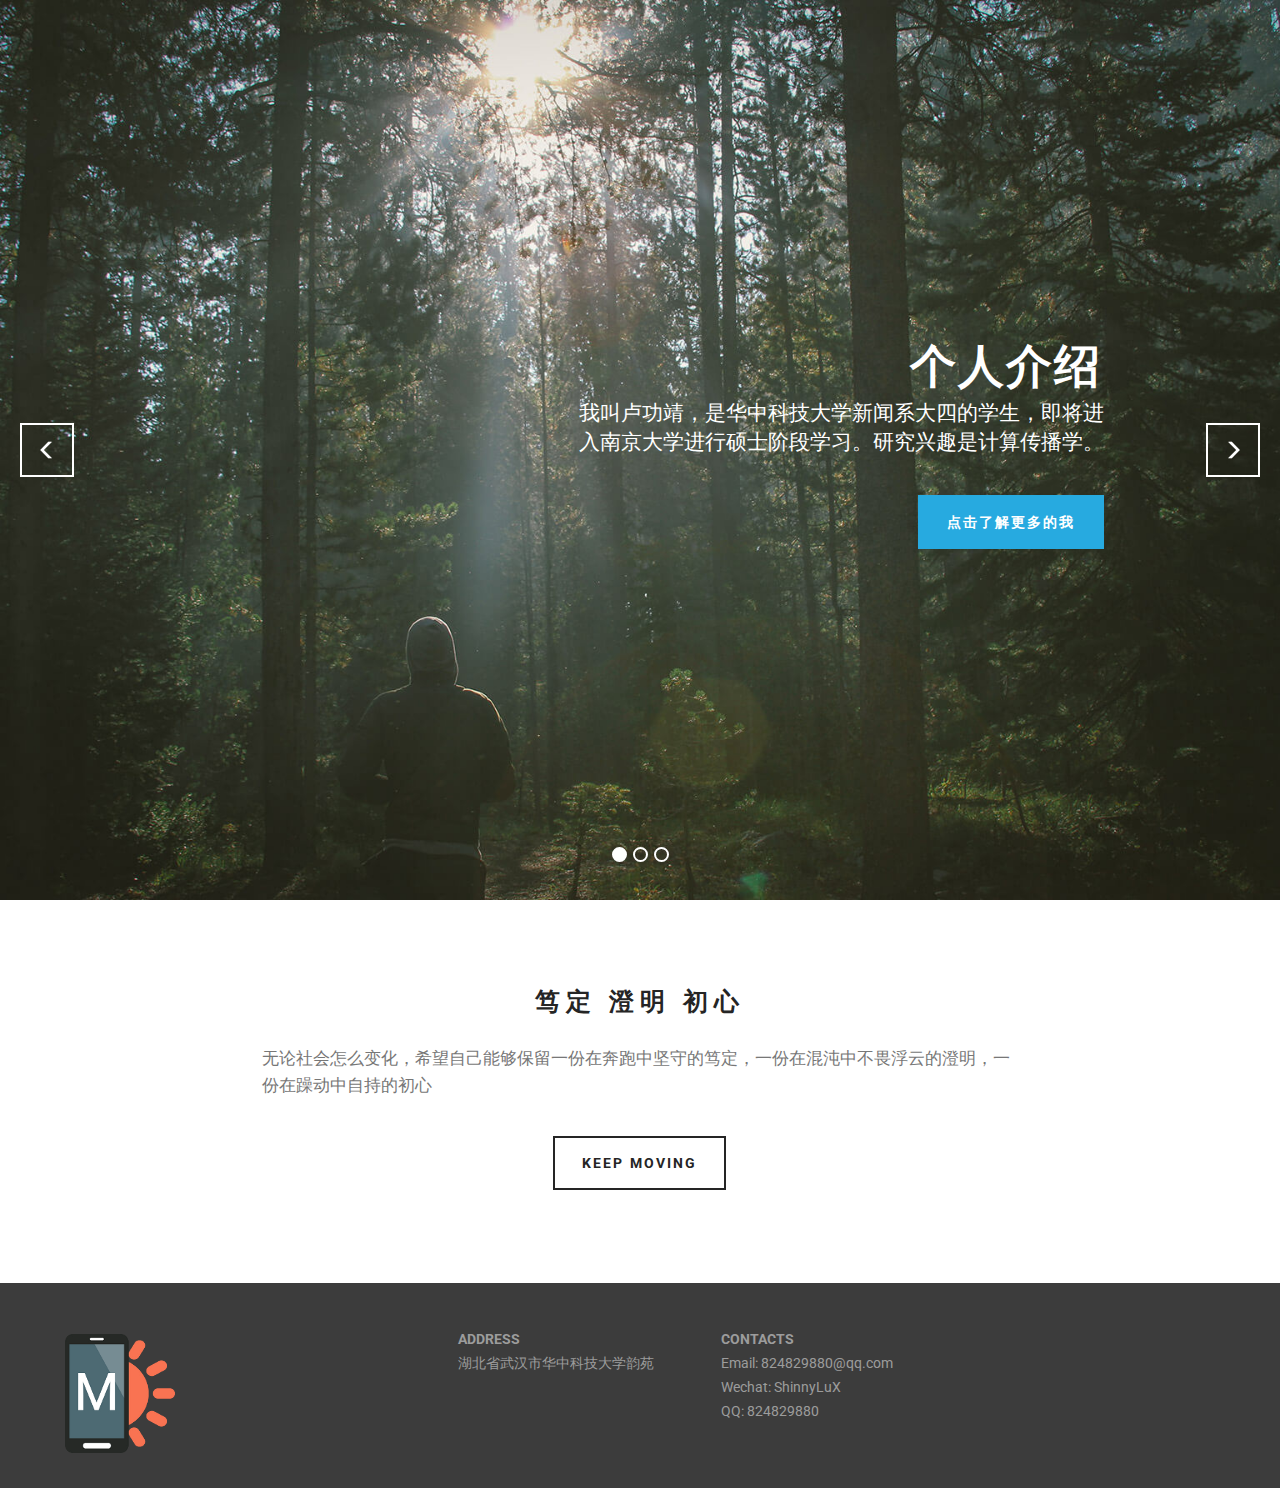
<file: index.html>
<!DOCTYPE html>
<html  >
<head>
  <!-- Site made with Mobirise Website Builder v4.10.4, https://mobirise.com -->
  <meta charset="UTF-8">
  <meta http-equiv="X-UA-Compatible" content="IE=edge">
  <meta name="generator" content="Mobirise v4.10.4, mobirise.com">
  <meta name="viewport" content="width=device-width, initial-scale=1, minimum-scale=1">
  <link rel="shortcut icon" href="assets/images/logo.png" type="image/x-icon">
  <meta name="description" content="">
  
  <title>Home</title>
  <link rel="stylesheet" href="https://fonts.googleapis.com/css?family=Roboto:700,400&subset=cyrillic,latin,greek,vietnamese">
  <link rel="stylesheet" href="assets/bootstrap/css/bootstrap.min.css">
  <link rel="stylesheet" href="assets/mobirise/css/style.css">
  <link rel="stylesheet" href="assets/mobirise-slider/style.css">
  <link rel="stylesheet" href="assets/mobirise/css/mbr-additional.css" type="text/css">
  
  
  
</head>
<body>
  <section class="mbr-slider mbr-section mbr-section--no-padding carousel slide" data-ride="carousel" data-wrap="true" data-interval="5000" id="slider-3" data-rv-view="0" style="background-color: rgb(255, 255, 255);">
    <div class="mbr-section__container">
        <div>
            <ol class="carousel-indicators">
                <li data-app-prevent-settings="" data-target="#slider-3" class="active" data-slide-to="0"></li><li data-app-prevent-settings="" data-target="#slider-3" data-slide-to="1"></li><li data-app-prevent-settings="" data-target="#slider-3" data-slide-to="2"></li>
            </ol>
            <div class="carousel-inner" role="listbox">
                <div class="mbr-box mbr-section mbr-section--relative mbr-section--fixed-size mbr-section--bg-adapted item dark center mbr-section--full-height active" style="background-image: url(assets/images/slide1.jpg);">
                    <div class="mbr-box__magnet mbr-box__magnet--center-right mbr-box__magnet--sm-padding">
                                            
                        <div class=" container">
                            
                            <div class="row">
                                <div class=" col-md-6 col-md-offset-5">  

                                <div class="mbr-hero">
                                    <h1 class="mbr-hero__text">个人介绍</h1>

                                    <p class="mbr-hero__subtext">我叫卢功靖，是华中科技大学新闻系大四的学生，即将进入南京大学进行硕士阶段学习。研究兴趣是计算传播学。</p>
                                </div>
                                <div class="mbr-buttons btn-inverse mbr-buttons--left mbr-buttons--right"><a class="mbr-buttons__btn btn btn-lg btn-info" href="page1.html#header3-n">点击了解更多的我</a>  </div>
                                </div>
                            </div>
                        </div>
                    </div>
                </div><div class="mbr-box mbr-section mbr-section--relative mbr-section--fixed-size mbr-section--bg-adapted item dark center mbr-section--full-height" style="background-image: url(assets/images/slide2.jpg);">
                    <div class="mbr-box__magnet mbr-box__magnet--center-left mbr-box__magnet--sm-padding">
                                            
                        <div class=" container">
                            
                            <div class="row">
                                <div class=" col-md-offset-1 col-md-6">  

                                <div class="mbr-hero">
                                    <h1 class="mbr-hero__text">实践经历</h1>

                                    <p class="mbr-hero__subtext">新闻传播学区别于其他学科的很大一个特点就是注重理论和实践的结合，为了提升自己的新闻业务实践能力，我在校内外都尝试新闻实践。</p>
                                </div>
                                <div class="mbr-buttons btn-inverse mbr-buttons--left"><a class="mbr-buttons__btn btn btn-lg btn-danger" href="page2.html">校外社会实践</a> <a class="mbr-buttons__btn btn btn-lg btn-default" href="page3.html">校内学生工作</a></div>
                                </div>
                            </div>
                        </div>
                    </div>
                </div><div class="mbr-box mbr-section mbr-section--relative mbr-section--fixed-size mbr-section--bg-adapted item dark center mbr-section--full-height" style="background-image: url(assets/images/slide3.jpg);">
                    <div class="mbr-box__magnet mbr-box__magnet--center-center mbr-box__magnet--sm-padding">
                                            
                        <div class=" container">
                            
                            <div class="row">
                                <div class=" col-md-8 col-md-offset-2">  

                                <div class="mbr-hero">
                                    <h1 class="mbr-hero__text">科研尝试</h1>

                                    <p class="mbr-hero__subtext">随着理论学习逐渐深入，阅读文献的范围越来越广，效率也越来越高，我一定程度上跟着老师和其他学术大咖的脚步进行了一些学术思考和科研尝试。</p>
                                </div>
                                <div class="mbr-buttons btn-inverse mbr-buttons--center"><a class="mbr-buttons__btn btn btn-lg btn-info" href="page4.html">学习经历</a> <a class="mbr-buttons__btn btn btn-lg btn-danger" href="page4.html">科研尝试</a> </div>
                                </div>
                            </div>
                        </div>
                    </div>
                </div>
            </div>
            
            <a data-app-prevent-settings="" class="left carousel-control" role="button" data-slide="prev" href="#slider-3">
                <span class="glyphicon glyphicon-menu-left" aria-hidden="true"></span>
                <span class="sr-only">Previous</span>
            </a>
            <a data-app-prevent-settings="" class="right carousel-control" role="button" data-slide="next" href="#slider-3">
                <span class="glyphicon glyphicon-menu-right" aria-hidden="true"></span>
                <span class="sr-only">Next</span>
            </a>
        </div>
    </div>
</section>

<section class="engine"><a href="https://mobirise.info/e">make a site for free</a></section><section class="mbr-section mbr-section--relative mbr-section--fixed-size" id="msg-box3-e" data-rv-view="12" style="background-color: rgb(255, 255, 255);">
    
    <div class="mbr-section__container container mbr-section__container--first" style="padding-top: 93px;">
        <div class="mbr-header mbr-header--wysiwyg row">
            <div class="col-sm-8 col-sm-offset-2">
                <h3 class="mbr-header__text">笃定 澄明 初心</h3>
                
            </div>
        </div>
    </div>
    <div class="mbr-section__container container mbr-section__container--middle">
        <div class="row">
            <div class="mbr-article mbr-article--wysiwyg col-sm-8 col-sm-offset-2"><p>无论社会怎么变化，希望自己能够保留一份在奔跑中坚守的笃定，一份在混沌中不畏浮云的澄明，一份在躁动中自持的初心</p></div>
        </div>
    </div>
    <div class="mbr-section__container container mbr-section__container--last" style="padding-bottom: 93px;">
        <div class="row">
            <div class="col-sm-8 col-sm-offset-2">
                <div class="mbr-buttons mbr-buttons--center"><a class="mbr-buttons__btn btn btn-lg btn-default" href="https://mobirise.com">KEEP MOVING</a></div>
            </div>
        </div>
    </div>
</section>

<section class="mbr-section mbr-section--relative mbr-section--fixed-size" id="contacts1-g" data-rv-view="15" style="background-color: rgb(60, 60, 60);">
    
    <div class="mbr-section__container container">
        <div class="mbr-contacts mbr-contacts--wysiwyg row" style="padding-top: 45px; padding-bottom: 30px;">
            <div class="col-sm-4">
                <div><img src="assets/images/footer-logo.png" class="mbr-contacts__img mbr-contacts__img--left"></div>
            </div>
            <div class="col-sm-8">
                <div class="row">
                    <div class="col-sm-4">
                        <p class="mbr-contacts__text"><strong>ADDRESS</strong><br>湖北省武汉市华中科技大学韵苑<br><br></p>
                    </div>
                    <div class="col-sm-4">
                        <p class="mbr-contacts__text"><strong>CONTACTS</strong><br>
Email: 824829880@qq.com<br>Wechat: ShinnyLuX&nbsp;<br>QQ: 824829880</p>
                    </div>
                    <div class="col-sm-4"><ul class="mbr-contacts__list"></ul></div>
                </div>
            </div>
        </div>
    </div>
</section>


  <script src="assets/web/assets/jquery/jquery.min.js"></script>
  <script src="assets/bootstrap/js/bootstrap.min.js"></script>
  <script src="assets/smooth-scroll/smooth-scroll.js"></script>
  <script src="assets/bootstrap-carousel-swipe/bootstrap-carousel-swipe.js"></script>
  <script src="assets/mobirise/js/script.js"></script>
  
  
</body>
</html>
</file>
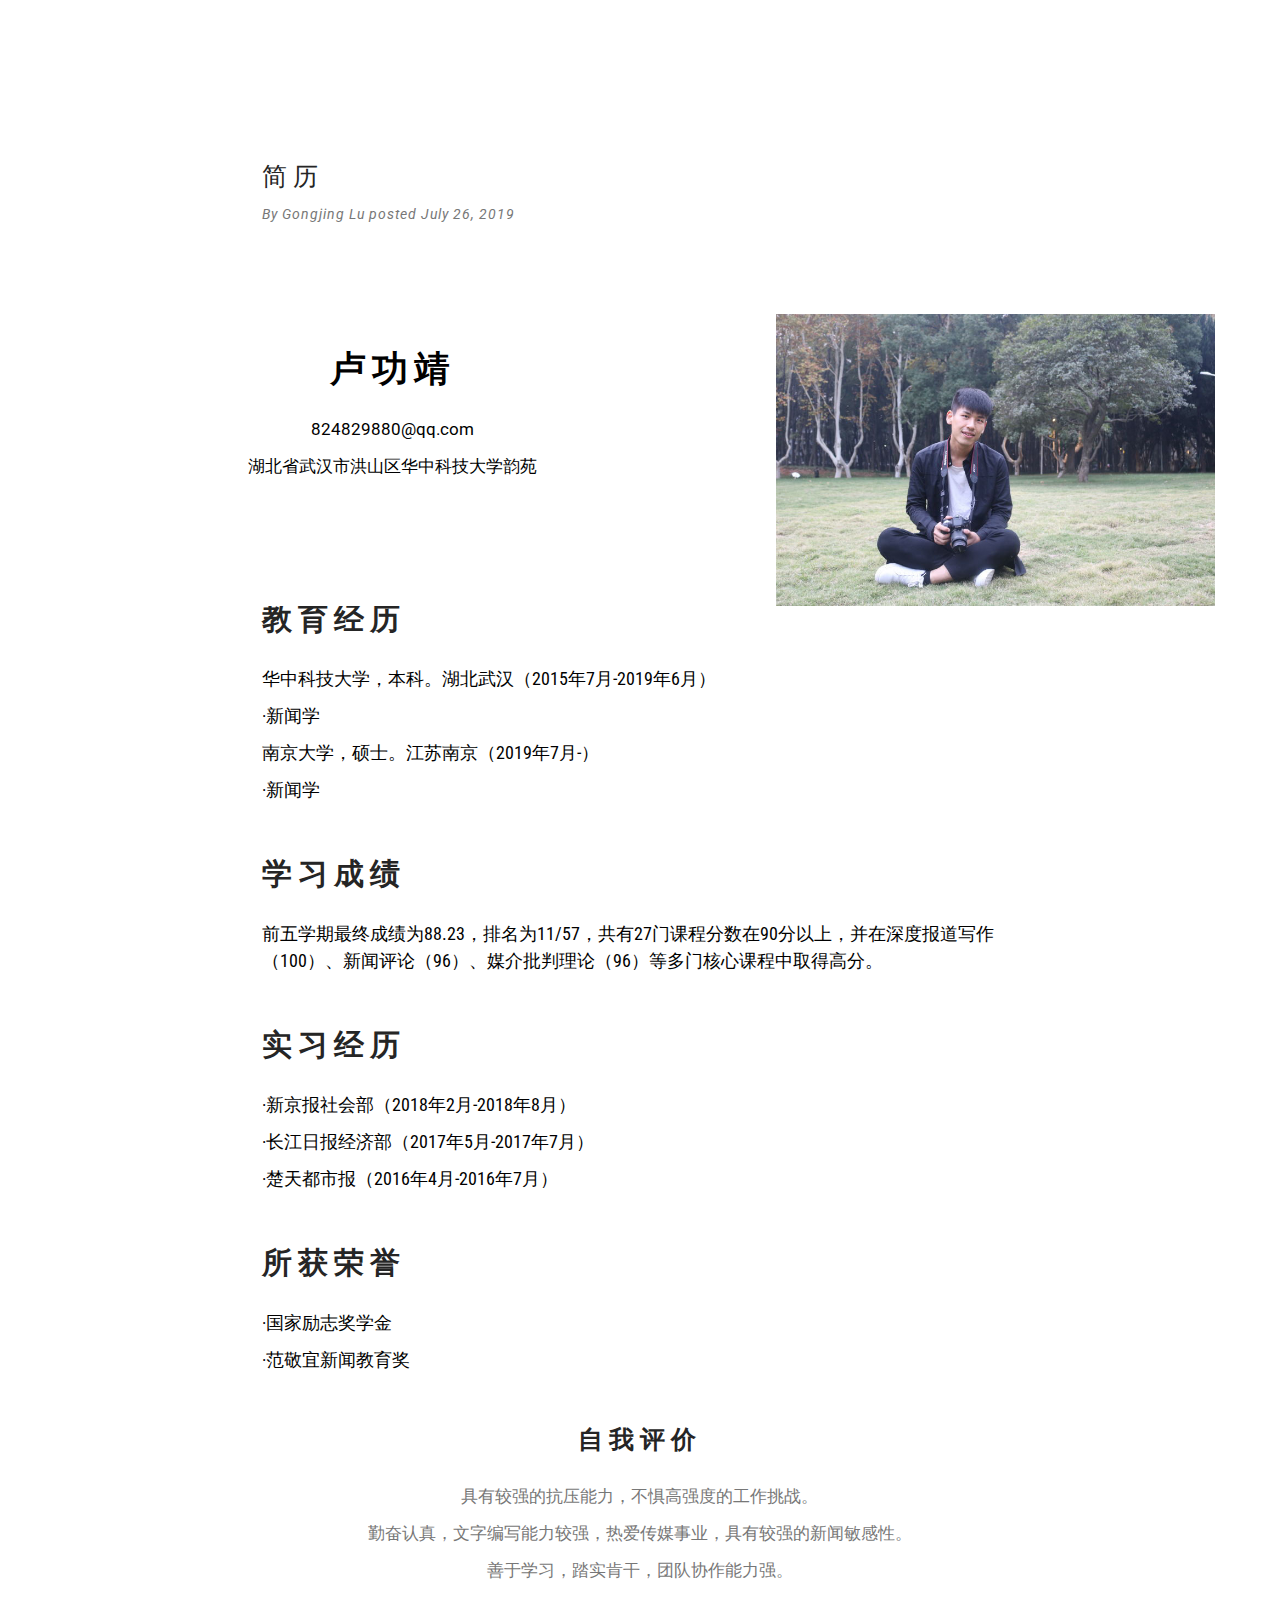
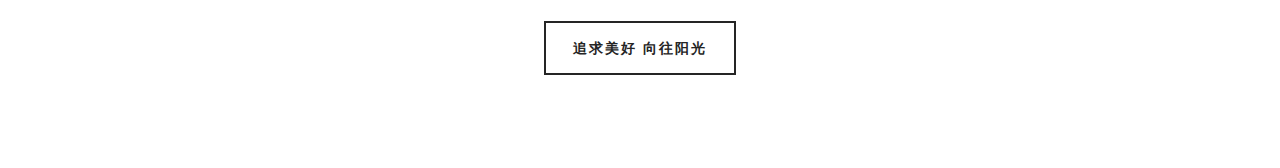
<file: page1.html>
<!DOCTYPE html>
<html  >
<head>
  <!-- Site made with Mobirise Website Builder v4.10.4, https://mobirise.com -->
  <meta charset="UTF-8">
  <meta http-equiv="X-UA-Compatible" content="IE=edge">
  <meta name="generator" content="Mobirise v4.10.4, mobirise.com">
  <meta name="viewport" content="width=device-width, initial-scale=1, minimum-scale=1">
  <link rel="shortcut icon" href="assets/images/logo.png" type="image/x-icon">
  <meta name="description" content="Site Builder Description">
  
  <title>Page 1</title>
  <link rel="stylesheet" href="https://fonts.googleapis.com/css?family=Roboto:700,400&subset=cyrillic,latin,greek,vietnamese">
  <link rel="stylesheet" href="assets/bootstrap/css/bootstrap.min.css">
  <link rel="stylesheet" href="assets/mobirise/css/style.css">
  <link rel="stylesheet" href="assets/mobirise/css/mbr-additional.css" type="text/css">
  
  
  
</head>
<body>
  <section class="mbr-section" id="header3-n" data-rv-view="21">
    <div class="mbr-section__container container mbr-section__container--isolated">
        <div class="mbr-header mbr-header--wysiwyg row">
            <div class="col-sm-8 col-sm-offset-2">
                <h3 class="mbr-header__text"><span style="font-weight: normal;"><br><br>简历</span></h3>
                <p class="mbr-header__subtext">By Gongjing Lu posted July 26, 2019</p>
            </div>
        </div>
    </div>
</section>

<section class="engine"><a href="https://mobirise.info/n">free simple site templates</a></section><section class="mbr-section mbr-section--relative" id="msg-box5-1x" data-rv-view="72" style="background-color: rgb(255, 255, 255);">
    
    <div class="mbr-section__container mbr-section__container--isolated container" style="padding-top: 0px; padding-bottom: 0px;">
        <div class="row">
            <div class="mbr-box mbr-box--fixed mbr-box--adapted">
                
                <div class="mbr-box__magnet mbr-class-mbr-box__magnet--center-left col-sm-6 content-size mbr-section__left">
                    <div class="mbr-section__container mbr-section__container--middle">
                        <div class="mbr-header mbr-header--auto-align mbr-header--wysiwyg">
                            <h3 class="mbr-header__text">卢功靖</h3>
                            
                        </div>
                    </div>
                    <div class="mbr-section__container mbr-section__container--middle">
                        <div class="mbr-article mbr-article--auto-align mbr-article--wysiwyg"><p>824829880@qq.com</p><p>湖北省武汉市洪山区华中科技大学韵苑</p></div>
                    </div>
                    <div class="mbr-section__container">
                        <div class="mbr-buttons mbr-buttons--auto-align btn-inverse"><a class="mbr-buttons__btn btn btn-lg btn-default" href="https://mobirise.com">LEARN MORE</a></div>
                    </div>
                </div>
                <div class="mbr-box__magnet mbr-box__magnet--top-left mbr-section__right col-sm-6 image-size" style="width: 33%;">
                    <figure class="mbr-figure mbr-figure--adapted mbr-figure--caption-inside-bottom mbr-figure--full-width"><img src="assets/images/mmexport1545433313139-1-800x533.jpg" class="mbr-figure__img"></figure>
                </div>
            </div>
        </div>
    </div>
</section>

<section class="mbr-section mbr-section--relative mbr-section--fixed-size" id="msg-box3-z" data-rv-view="25" style="background-color: rgb(255, 255, 255);">
    
    <div class="mbr-section__container container mbr-section__container--first" style="padding-top: 0px;">
        <div class="mbr-header mbr-header--wysiwyg row">
            <div class="col-sm-8 col-sm-offset-2">
                <h3 class="mbr-header__text">教育经历</h3>
                
            </div>
        </div>
    </div>
    <div class="mbr-section__container container mbr-section__container--last" style="padding-bottom: 31px;">
        <div class="row">
            <div class="mbr-article mbr-article--wysiwyg col-sm-8 col-sm-offset-2"><p>华中科技大学，本科。湖北武汉（2015年7月-2019年6月）
</p><p>·新闻学
</p><p>南京大学，硕士。江苏南京（2019年7月-）
</p><p>·新闻学</p></div>
        </div>
    </div>
    
</section>

<section class="mbr-section mbr-section--relative mbr-section--fixed-size" id="msg-box3-v" data-rv-view="28" style="background-color: rgb(255, 255, 255);">
    
    <div class="mbr-section__container container mbr-section__container--first" style="padding-top: 31px;">
        <div class="mbr-header mbr-header--wysiwyg row">
            <div class="col-sm-8 col-sm-offset-2">
                <h3 class="mbr-header__text">学习成绩</h3>
                
            </div>
        </div>
    </div>
    <div class="mbr-section__container container mbr-section__container--last" style="padding-bottom: 31px;">
        <div class="row">
            <div class="mbr-article mbr-article--wysiwyg col-sm-8 col-sm-offset-2"><p>前五学期最终成绩为88.23，排名为11/57，共有27门课程分数在90分以上，并在深度报道写作（100）、新闻评论（96）、媒介批判理论（96）等多门核心课程中取得高分。</p></div>
        </div>
    </div>
    
</section>

<section class="mbr-section mbr-section--relative mbr-section--fixed-size" id="msg-box3-10" data-rv-view="31" style="background-color: rgb(255, 255, 255);">
    
    <div class="mbr-section__container container mbr-section__container--first" style="padding-top: 31px;">
        <div class="mbr-header mbr-header--wysiwyg row">
            <div class="col-sm-8 col-sm-offset-2">
                <h3 class="mbr-header__text">实习经历</h3>
                
            </div>
        </div>
    </div>
    <div class="mbr-section__container container mbr-section__container--last" style="padding-bottom: 31px;">
        <div class="row">
            <div class="mbr-article mbr-article--wysiwyg col-sm-8 col-sm-offset-2"><p>·新京报社会部（2018年2月-2018年8月）</p><p>·长江日报经济部（2017年5月-2017年7月）</p><p>·楚天都市报（2016年4月-2016年7月）</p></div>
        </div>
    </div>
    
</section>

<section class="mbr-section mbr-section--relative mbr-section--fixed-size" id="msg-box3-1y" data-rv-view="75" style="background-color: rgb(255, 255, 255);">
    
    <div class="mbr-section__container container mbr-section__container--first" style="padding-top: 31px;">
        <div class="mbr-header mbr-header--wysiwyg row">
            <div class="col-sm-8 col-sm-offset-2">
                <h3 class="mbr-header__text">所获荣誉</h3>
                
            </div>
        </div>
    </div>
    <div class="mbr-section__container container mbr-section__container--last" style="padding-bottom: 0px;">
        <div class="row">
            <div class="mbr-article mbr-article--wysiwyg col-sm-8 col-sm-offset-2"><p>·国家励志奖学金</p><p>·范敬宜新闻教育奖</p></div>
        </div>
    </div>
    
</section>

<section class="mbr-section mbr-section--relative mbr-section--fixed-size" id="msg-box3-13" data-rv-view="34" style="background-color: rgb(255, 255, 255);">
    
    <div class="mbr-section__container container mbr-section__container--first" style="padding-top: 62px;">
        <div class="mbr-header mbr-header--wysiwyg row">
            <div class="col-sm-8 col-sm-offset-2">
                <h3 class="mbr-header__text">自我评价</h3>
                
            </div>
        </div>
    </div>
    <div class="mbr-section__container container mbr-section__container--middle">
        <div class="row">
            <div class="mbr-article mbr-article--wysiwyg col-sm-8 col-sm-offset-2"><p>具有较强的抗压能力，不惧高强度的工作挑战。</p><p>勤奋认真，文字编写能力较强，热爱传媒事业，具有较强的新闻敏感性。
</p><p>善于学习，踏实肯干，团队协作能力强。
</p></div>
        </div>
    </div>
    <div class="mbr-section__container container mbr-section__container--last" style="padding-bottom: 93px;">
        <div class="row">
            <div class="col-sm-8 col-sm-offset-2">
                <div class="mbr-buttons mbr-buttons--center"><a class="mbr-buttons__btn btn btn-lg btn-default" href="https://mobirise.com">追求美好 向往阳光</a></div>
            </div>
        </div>
    </div>
</section>


  <script src="assets/web/assets/jquery/jquery.min.js"></script>
  <script src="assets/bootstrap/js/bootstrap.min.js"></script>
  <script src="assets/smooth-scroll/smooth-scroll.js"></script>
  <script src="assets/mobirise/js/script.js"></script>
  
  
</body>
</html>
</file>
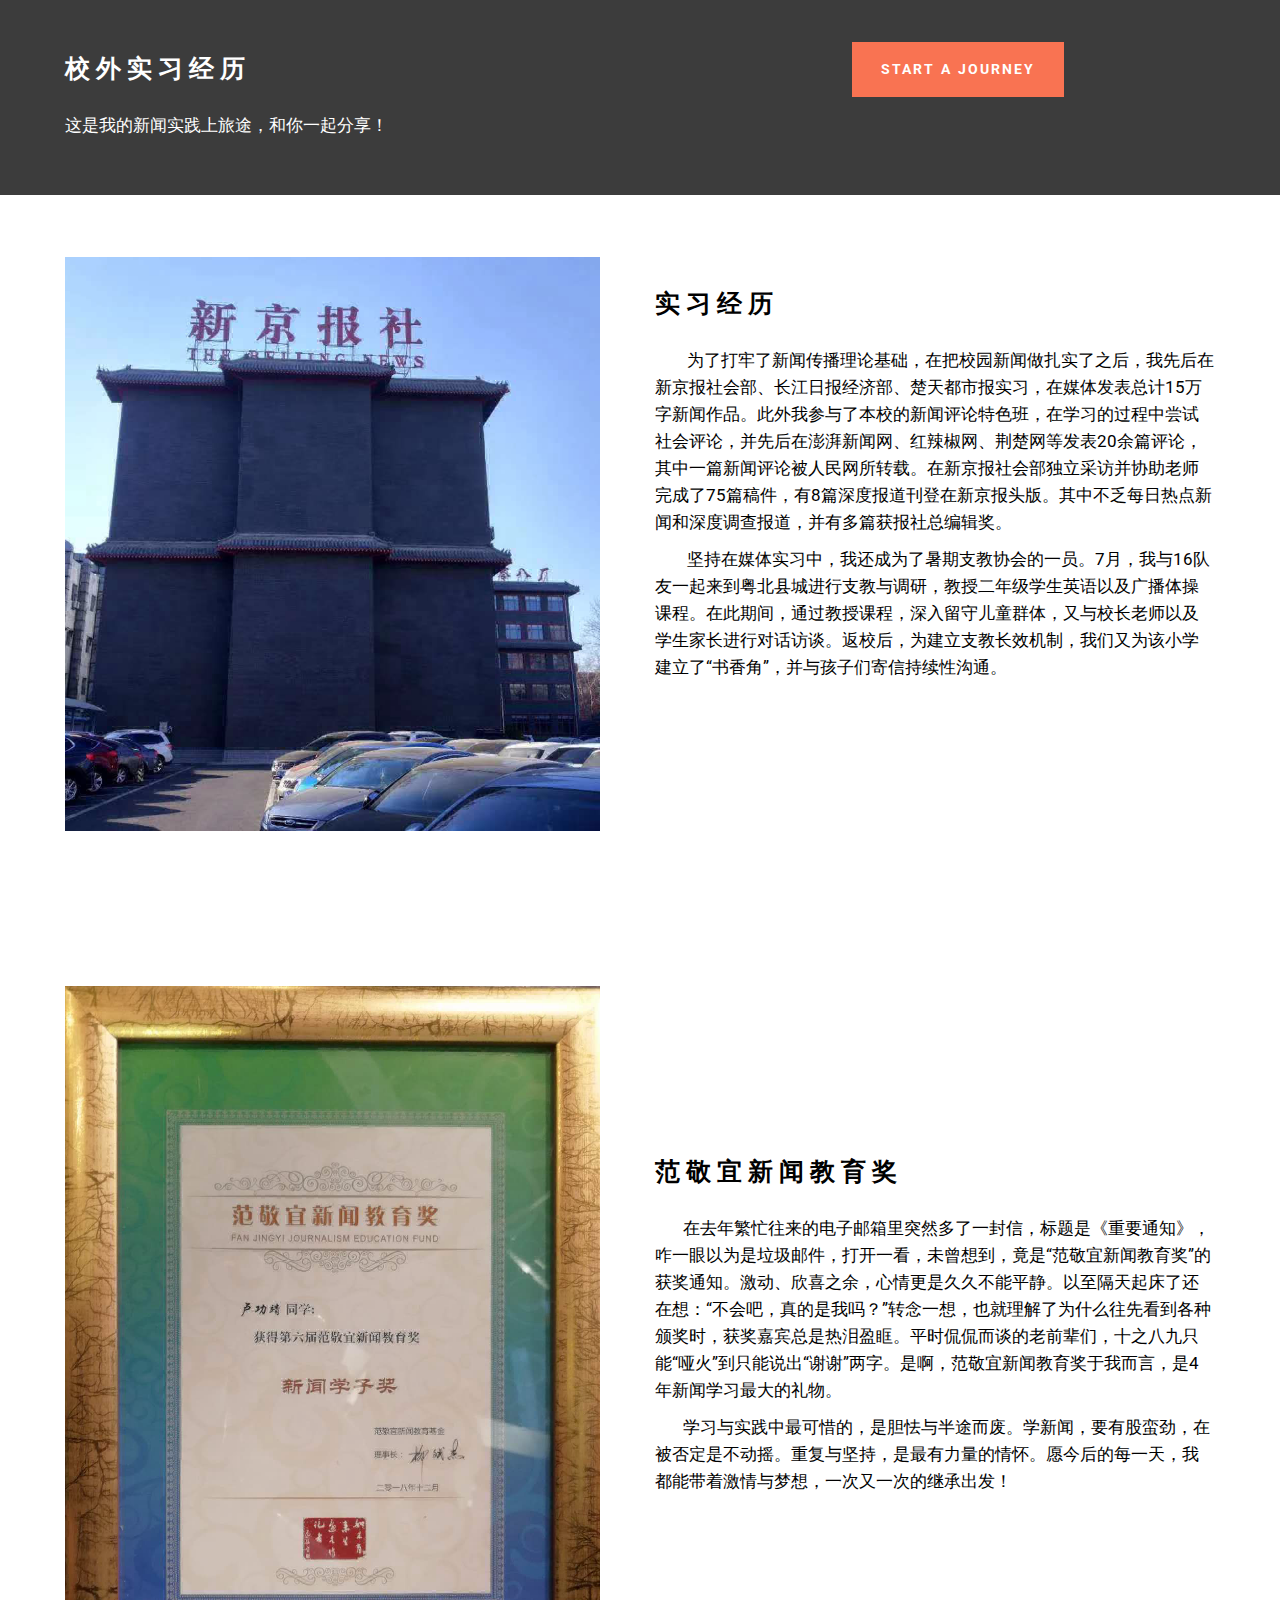
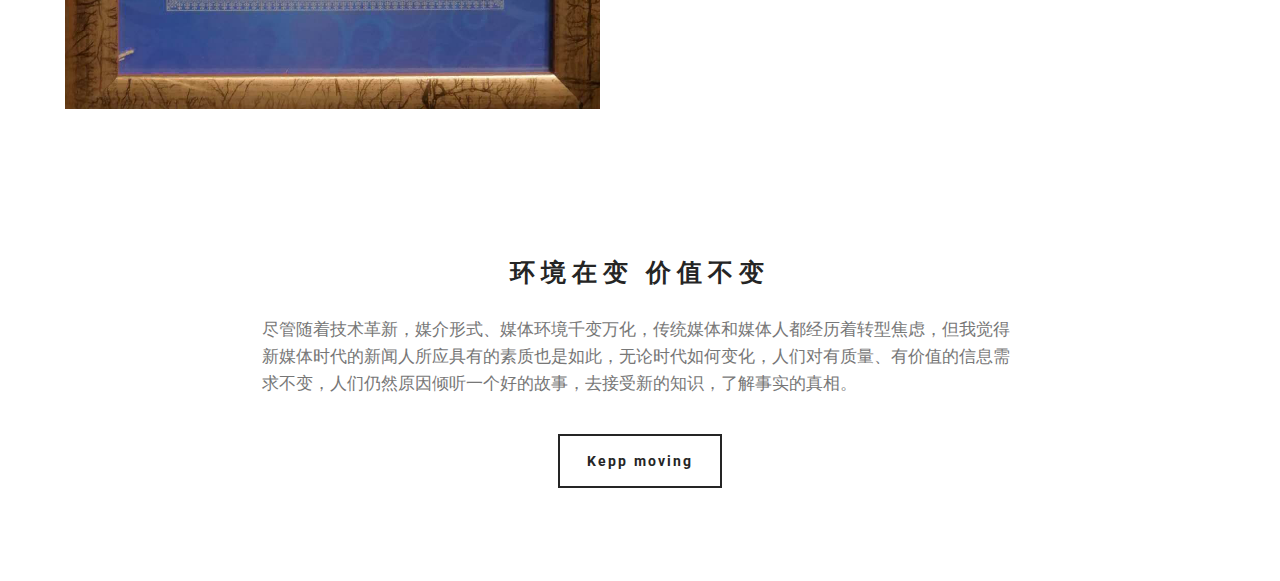
<file: page2.html>
<!DOCTYPE html>
<html  >
<head>
  <!-- Site made with Mobirise Website Builder v4.10.4, https://mobirise.com -->
  <meta charset="UTF-8">
  <meta http-equiv="X-UA-Compatible" content="IE=edge">
  <meta name="generator" content="Mobirise v4.10.4, mobirise.com">
  <meta name="viewport" content="width=device-width, initial-scale=1, minimum-scale=1">
  <link rel="shortcut icon" href="assets/images/logo.png" type="image/x-icon">
  <meta name="description" content="Website Creator Description">
  
  <title>校外实践</title>
  <link rel="stylesheet" href="https://fonts.googleapis.com/css?family=Roboto:700,400&subset=cyrillic,latin,greek,vietnamese">
  <link rel="stylesheet" href="assets/bootstrap/css/bootstrap.min.css">
  <link rel="stylesheet" href="assets/mobirise/css/style.css">
  <link rel="stylesheet" href="assets/mobirise/css/mbr-additional.css" type="text/css">
  
  
  
</head>
<body>
  <section class="mbr-section mbr-section--relative mbr-section--short-paddings" id="msg-box1-1f" data-rv-view="78" style="background-color: rgb(60, 60, 60);">

    

    <div class="mbr-section__container mbr-section__container--isolated container" style="padding-top: 60px; padding-bottom: 60px;">
        <div class="row">
            <div class="mbr-box mbr-box--fixed mbr-box--adapted">
                <div class="mbr-box__magnet mbr-box__magnet--top-left mbr-section__left col-sm-8">
                    <div class="mbr-section__container mbr-section__container--middle">
                        <div class="mbr-header mbr-header--auto-align mbr-header--wysiwyg">
                            <h3 class="mbr-header__text">校外实习经历</h3>
                        </div>
                    </div>
                    <div class="mbr-section__container">
                        <div class="mbr-article mbr-article--auto-align mbr-article--wysiwyg"><p>这是我的新闻实践上旅途，和你一起分享！</p></div>
                    </div>
                </div>
                <div class="mbr-box__magnet mbr-box__magnet--top-left mbr-section__right col-sm-4">
                    <div class="mbr-section__container">
                        <div class="mbr-buttons mbr-buttons--auto-align mbr-buttons--top mbr-buttons--left"><a class="mbr-buttons__btn btn btn-lg btn-danger" href="https://mobirise.com">START A JOURNEY</a></div>
                    </div>
                </div>
            </div>
        </div>
    </div>

</section>

<section class="engine"><a href="https://mobirise.info/f">simple web maker</a></section><section class="mbr-section mbr-section--relative" id="msg-box4-18" data-rv-view="81" style="background-color: rgb(255, 255, 255);">
    
    <div class="mbr-section__container mbr-section__container--isolated container" style="padding-top: 62px; padding-bottom: 62px;">
        <div class="row">
            <div class="mbr-box mbr-box--fixed mbr-box--adapted">
                <div class="mbr-box__magnet mbr-box__magnet--top-right mbr-section__left col-sm-6 image-size" style="width: 50%;">
                    <figure class="mbr-figure mbr-figure--adapted mbr-figure--caption-inside-bottom mbr-figure--full-width"><img src="assets/images/731661753790035626-2-1080x1440.jpg" class="mbr-figure__img"></figure>
                </div>
                <div class="mbr-box__magnet mbr-class-mbr-box__magnet--center-left col-sm-6 content-size mbr-section__right">
                    <div class="mbr-section__container mbr-section__container--middle">
                        <div class="mbr-header mbr-header--auto-align mbr-header--wysiwyg">
                            <h3 class="mbr-header__text">实习经历</h3>
                            
                        </div>
                    </div>
                    <div class="mbr-section__container mbr-section__container--middle">
                        <div class="mbr-article mbr-article--auto-align mbr-article--wysiwyg"><p>&nbsp; &nbsp; &nbsp; &nbsp; 为了打牢了新闻传播理论基础，在把校园新闻做扎实了之后，我先后在新京报社会部、长江日报经济部、楚天都市报实习，在媒体发表总计15万字新闻作品。此外我参与了本校的新闻评论特色班，在学习的过程中尝试社会评论，并先后在澎湃新闻网、红辣椒网、荆楚网等发表20余篇评论，其中一篇新闻评论被人民网所转载。在新京报社会部独立采访并协助老师完成了75篇稿件，有8篇深度报道刊登在新京报头版。其中不乏每日热点新闻和深度调查报道，并有多篇获报社总编辑奖。</p><p>&nbsp; &nbsp; &nbsp; &nbsp; 坚持在媒体实习中，我还成为了暑期支教协会的一员。7月，我与16队友一起来到粤北县城进行支教与调研，教授二年级学生英语以及广播体操课程。在此期间，通过教授课程，深入留守儿童群体，又与校长老师以及学生家长进行对话访谈。返校后，为建立支教长效机制，我们又为该小学建立了“书香角”，并与孩子们寄信持续性沟通。</p><p><br></p><p><br></p></div>
                    </div>
                    
                </div>
                
            </div>
        </div>
    </div>
</section>

<section class="mbr-section mbr-section--relative" id="msg-box4-1e" data-rv-view="84" style="background-color: rgb(255, 255, 255);">
    
    <div class="mbr-section__container mbr-section__container--isolated container" style="padding-top: 93px; padding-bottom: 93px;">
        <div class="row">
            <div class="mbr-box mbr-box--fixed mbr-box--adapted">
                <div class="mbr-box__magnet mbr-box__magnet--top-right mbr-section__left col-sm-6 image-size" style="width: 50%;">
                    <figure class="mbr-figure mbr-figure--adapted mbr-figure--caption-inside-bottom mbr-figure--full-width"><img src="assets/images/616323815870325091-1-1080x1440.jpg" class="mbr-figure__img"></figure>
                </div>
                <div class="mbr-box__magnet mbr-class-mbr-box__magnet--center-left col-sm-6 content-size mbr-section__right">
                    <div class="mbr-section__container mbr-section__container--middle">
                        <div class="mbr-header mbr-header--auto-align mbr-header--wysiwyg">
                            <h3 class="mbr-header__text">范敬宜新闻教育奖</h3>
                            
                        </div>
                    </div>
                    <div class="mbr-section__container mbr-section__container--middle">
                        <div class="mbr-article mbr-article--auto-align mbr-article--wysiwyg"><p>&nbsp; &nbsp; &nbsp; &nbsp;在去年繁忙往来的电子邮箱里突然多了一封信，标题是《重要通知》，咋一眼以为是垃圾邮件，打开一看，未曾想到，竟是“范敬宜新闻教育奖”的获奖通知。激动、欣喜之余，心情更是久久不能平静。以至隔天起床了还在想：“不会吧，真的是我吗？”转念一想，也就理解了为什么往先看到各种颁奖时，获奖嘉宾总是热泪盈眶。平时侃侃而谈的老前辈们，十之八九只能“哑火”到只能说出“谢谢”两字。是啊，范敬宜新闻教育奖于我而言，是4年新闻学习最大的礼物。</p><p>&nbsp; &nbsp; &nbsp; &nbsp;学习与实践中最可惜的，是胆怯与半途而废。学新闻，要有股蛮劲，在被否定是不动摇。重复与坚持，是最有力量的情怀。愿今后的每一天，我都能带着激情与梦想，一次又一次的继承出发！</p></div>
                    </div>
                    
                </div>
                
            </div>
        </div>
    </div>
</section>

<section class="mbr-section mbr-section--relative mbr-section--fixed-size" id="msg-box3-1b" data-rv-view="87" style="background-color: rgb(255, 255, 255);">
    
    <div class="mbr-section__container container mbr-section__container--first" style="padding-top: 62px;">
        <div class="mbr-header mbr-header--wysiwyg row">
            <div class="col-sm-8 col-sm-offset-2">
                <h3 class="mbr-header__text">环境在变 价值不变</h3>
                
            </div>
        </div>
    </div>
    <div class="mbr-section__container container mbr-section__container--middle">
        <div class="row">
            <div class="mbr-article mbr-article--wysiwyg col-sm-8 col-sm-offset-2"><p>尽管随着技术革新，媒介形式、媒体环境千变万化，传统媒体和媒体人都经历着转型焦虑，但我觉得新媒体时代的新闻人所应具有的素质也是如此，无论时代如何变化，人们对有质量、有价值的信息需求不变，人们仍然原因倾听一个好的故事，去接受新的知识，了解事实的真相。</p></div>
        </div>
    </div>
    <div class="mbr-section__container container mbr-section__container--last" style="padding-bottom: 93px;">
        <div class="row">
            <div class="col-sm-8 col-sm-offset-2">
                <div class="mbr-buttons mbr-buttons--center"><a class="mbr-buttons__btn btn btn-lg btn-default" href="https://mobirise.com">Kepp moving</a></div>
            </div>
        </div>
    </div>
</section>


  <script src="assets/web/assets/jquery/jquery.min.js"></script>
  <script src="assets/bootstrap/js/bootstrap.min.js"></script>
  <script src="assets/smooth-scroll/smooth-scroll.js"></script>
  <script src="assets/mobirise/js/script.js"></script>
  
  
</body>
</html>
</file>
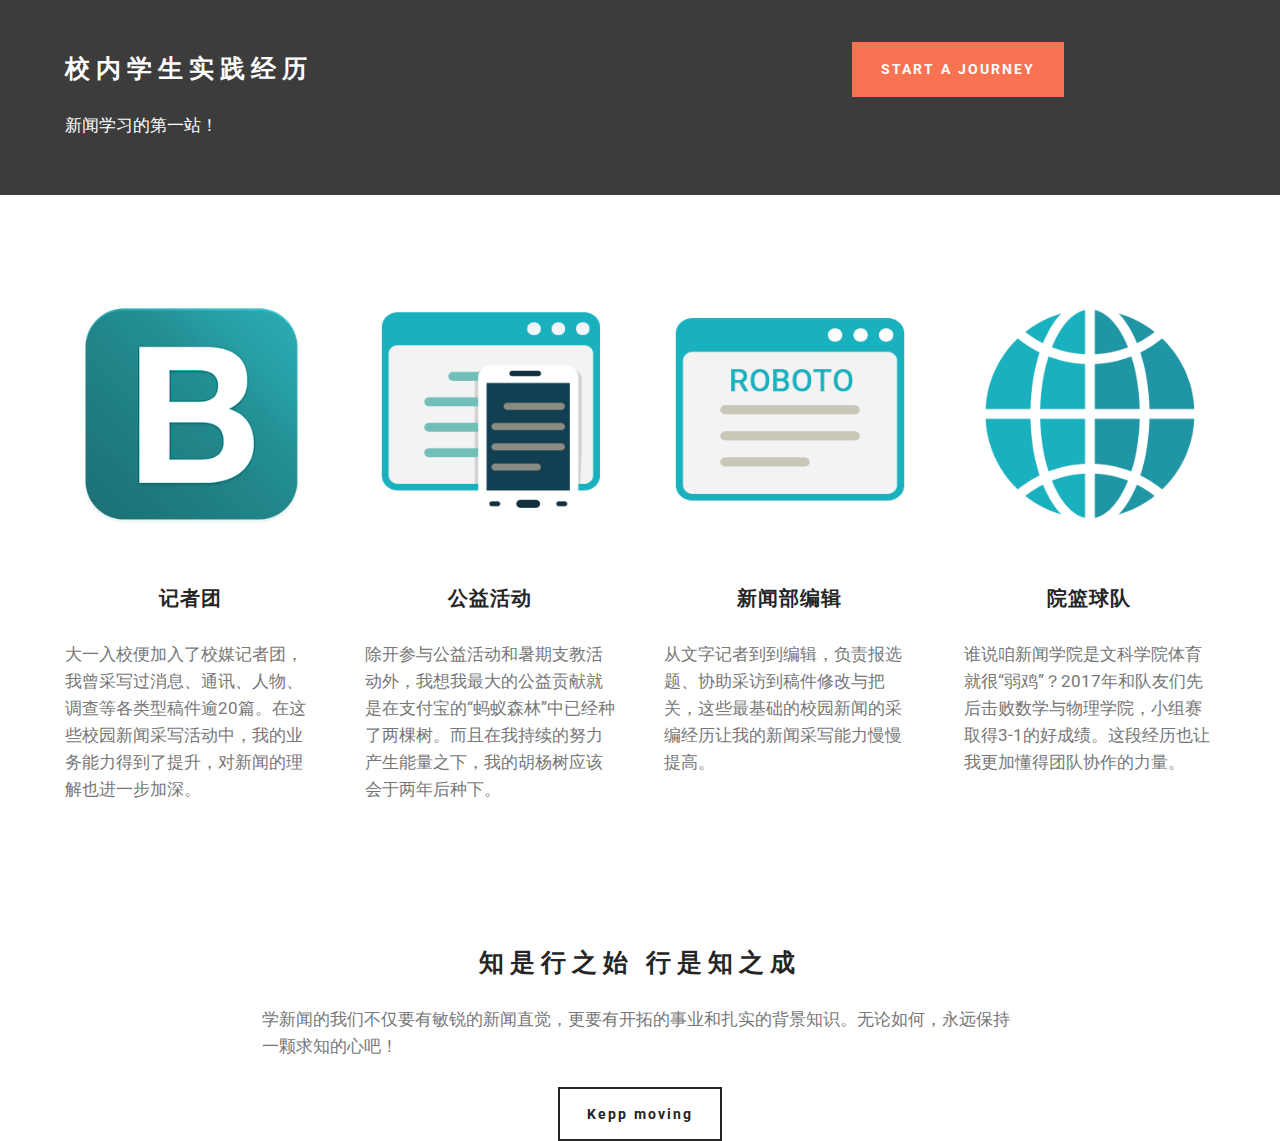
<file: page3.html>
<!DOCTYPE html>
<html  >
<head>
  <!-- Site made with Mobirise Website Builder v4.10.4, https://mobirise.com -->
  <meta charset="UTF-8">
  <meta http-equiv="X-UA-Compatible" content="IE=edge">
  <meta name="generator" content="Mobirise v4.10.4, mobirise.com">
  <meta name="viewport" content="width=device-width, initial-scale=1, minimum-scale=1">
  <link rel="shortcut icon" href="assets/images/logo.png" type="image/x-icon">
  <meta name="description" content="Website Creator Description">
  
  <title>校内实践</title>
  <link rel="stylesheet" href="https://fonts.googleapis.com/css?family=Roboto:700,400&subset=cyrillic,latin,greek,vietnamese">
  <link rel="stylesheet" href="assets/bootstrap/css/bootstrap.min.css">
  <link rel="stylesheet" href="assets/mobirise/css/style.css">
  <link rel="stylesheet" href="assets/mobirise/css/mbr-additional.css" type="text/css">
  
  
  
</head>
<body>
  <section class="mbr-section mbr-section--relative mbr-section--short-paddings" id="msg-box1-1g" data-rv-view="90" style="background-color: rgb(60, 60, 60);">

    

    <div class="mbr-section__container mbr-section__container--isolated container" style="padding-top: 60px; padding-bottom: 60px;">
        <div class="row">
            <div class="mbr-box mbr-box--fixed mbr-box--adapted">
                <div class="mbr-box__magnet mbr-box__magnet--top-left mbr-section__left col-sm-8">
                    <div class="mbr-section__container mbr-section__container--middle">
                        <div class="mbr-header mbr-header--auto-align mbr-header--wysiwyg">
                            <h3 class="mbr-header__text">校内学生实践经历</h3>
                        </div>
                    </div>
                    <div class="mbr-section__container">
                        <div class="mbr-article mbr-article--auto-align mbr-article--wysiwyg"><p>新闻学习的第一站！</p></div>
                    </div>
                </div>
                <div class="mbr-box__magnet mbr-box__magnet--top-left mbr-section__right col-sm-4">
                    <div class="mbr-section__container">
                        <div class="mbr-buttons mbr-buttons--auto-align mbr-buttons--top mbr-buttons--left"><a class="mbr-buttons__btn btn btn-lg btn-danger" href="https://mobirise.com">START A JOURNEY</a></div>
                    </div>
                </div>
            </div>
        </div>
    </div>

</section>

<section class="engine"><a href="https://mobirise.info/c">free site builder</a></section><section class="mbr-section mbr-section--relative mbr-section--fixed-size" id="features1-1k" data-rv-view="93" style="background-color: rgb(255, 255, 255);">
    
    
    <div class="mbr-section__container container mbr-section__container--std-top-padding" style="padding-top: 93px;">
        <div class="mbr-section__row row">
            <div class="mbr-section__col col-xs-12 col-md-3 col-sm-6">
                <div class="mbr-section__container mbr-section__container--center mbr-section__container--middle">
                    <figure class="mbr-figure"><img src="assets/images/bootstrap.png" class="mbr-figure__img"></figure>
                </div>
                <div class="mbr-section__container mbr-section__container--middle">
                    <div class="mbr-header mbr-header--reduce mbr-header--center mbr-header--wysiwyg">
                        <h3 class="mbr-header__text">记者团</h3>
                    </div>
                </div>
                <div class="mbr-section__container mbr-section__container--last" style="padding-bottom: 93px;">
                    <div class="mbr-article mbr-article--wysiwyg">
                        <p>大一入校便加入了校媒记者团，我曾采写过消息、通讯、人物、调查等各类型稿件逾20篇。在这些校园新闻采写活动中，我的业务能力得到了提升，对新闻的理解也进一步加深。
</p>
                    </div>
                </div>
                
            </div>
            <div class="mbr-section__col col-xs-12 col-md-3 col-sm-6">
                <div class="mbr-section__container mbr-section__container--center mbr-section__container--middle">
                    <figure class="mbr-figure"><img src="assets/images/responsive.png" class="mbr-figure__img"></figure>
                </div>
                <div class="mbr-section__container mbr-section__container--middle">
                    <div class="mbr-header mbr-header--reduce mbr-header--center mbr-header--wysiwyg">
                        <h3 class="mbr-header__text">公益活动</h3>
                    </div>
                </div>
                <div class="mbr-section__container mbr-section__container--last" style="padding-bottom: 93px;">
                    <div class="mbr-article mbr-article--wysiwyg">
                        <p>除开参与公益活动和暑期支教活动外，我想我最大的公益贡献就是在支付宝的“蚂蚁森林”中已经种了两棵树。而且在我持续的努力产生能量之下，我的胡杨树应该会于两年后种下。</p>
                    </div>
                </div>
                
            </div>
            <div class="clearfix visible-sm-block"></div>
            <div class="mbr-section__col col-xs-12 col-md-3 col-sm-6">
                <div class="mbr-section__container mbr-section__container--center mbr-section__container--middle">
                    <figure class="mbr-figure"><img src="assets/images/google-fonts.png" class="mbr-figure__img"></figure>
                </div>
                <div class="mbr-section__container mbr-section__container--middle">
                    <div class="mbr-header mbr-header--reduce mbr-header--center mbr-header--wysiwyg">
                        <h3 class="mbr-header__text">新闻部编辑</h3>
                    </div>
                </div>
                <div class="mbr-section__container mbr-section__container--last" style="padding-bottom: 93px;">
                    <div class="mbr-article mbr-article--wysiwyg">
                        <p>从文字记者到到编辑，负责报选题、协助采访到稿件修改与把关，这些最基础的校园新闻的采编经历让我的新闻采写能力慢慢提高。</p>
                    </div>
                </div>
                
            </div>
            
            <div class="mbr-section__col col-xs-12 col-md-3 col-sm-6">
                <div class="mbr-section__container mbr-section__container--center mbr-section__container--middle">
                    <figure class="mbr-figure"><img src="assets/images/unlimited-websites.png" class="mbr-figure__img"></figure>
                </div>
                <div class="mbr-section__container mbr-section__container--middle">
                    <div class="mbr-header mbr-header--reduce mbr-header--center mbr-header--wysiwyg">
                        <h3 class="mbr-header__text">院篮球队</h3>
                    </div>
                </div>
                <div class="mbr-section__container mbr-section__container--last" style="padding-bottom: 93px;">
                    <div class="mbr-article mbr-article--wysiwyg">
                        <p>谁说咱新闻学院是文科学院体育就很“弱鸡”？2017年和队友们先后击败数学与物理学院，小组赛取得3-1的好成绩。这段经历也让我更加懂得团队协作的力量。</p>
                    </div>
                </div>
                
            </div>
            
            
            
        </div>
    </div>
</section>

<section class="mbr-section mbr-section--relative mbr-section--fixed-size" id="msg-box3-1j" data-rv-view="96" style="background-color: rgb(255, 255, 255);">
    
    <div class="mbr-section__container container mbr-section__container--first" style="padding-top: 62px;">
        <div class="mbr-header mbr-header--wysiwyg row">
            <div class="col-sm-8 col-sm-offset-2">
                <h3 class="mbr-header__text">知是行之始 行是知之成</h3>
                
            </div>
        </div>
    </div>
    <div class="mbr-section__container container mbr-section__container--middle">
        <div class="row">
            <div class="mbr-article mbr-article--wysiwyg col-sm-8 col-sm-offset-2">学新闻的我们不仅要有敏锐的新闻直觉，更要有开拓的事业和扎实的背景知识。无论如何，永远保持一颗求知的心吧！</div>
        </div>
    </div>
    <div class="mbr-section__container container mbr-section__container--last" style="padding-bottom: 0px;">
        <div class="row">
            <div class="col-sm-8 col-sm-offset-2">
                <div class="mbr-buttons mbr-buttons--center"><a class="mbr-buttons__btn btn btn-lg btn-default" href="https://mobirise.com">Kepp moving</a></div>
            </div>
        </div>
    </div>
</section>


  <script src="assets/web/assets/jquery/jquery.min.js"></script>
  <script src="assets/bootstrap/js/bootstrap.min.js"></script>
  <script src="assets/smooth-scroll/smooth-scroll.js"></script>
  <script src="assets/mobirise/js/script.js"></script>
  
  
</body>
</html>
</file>
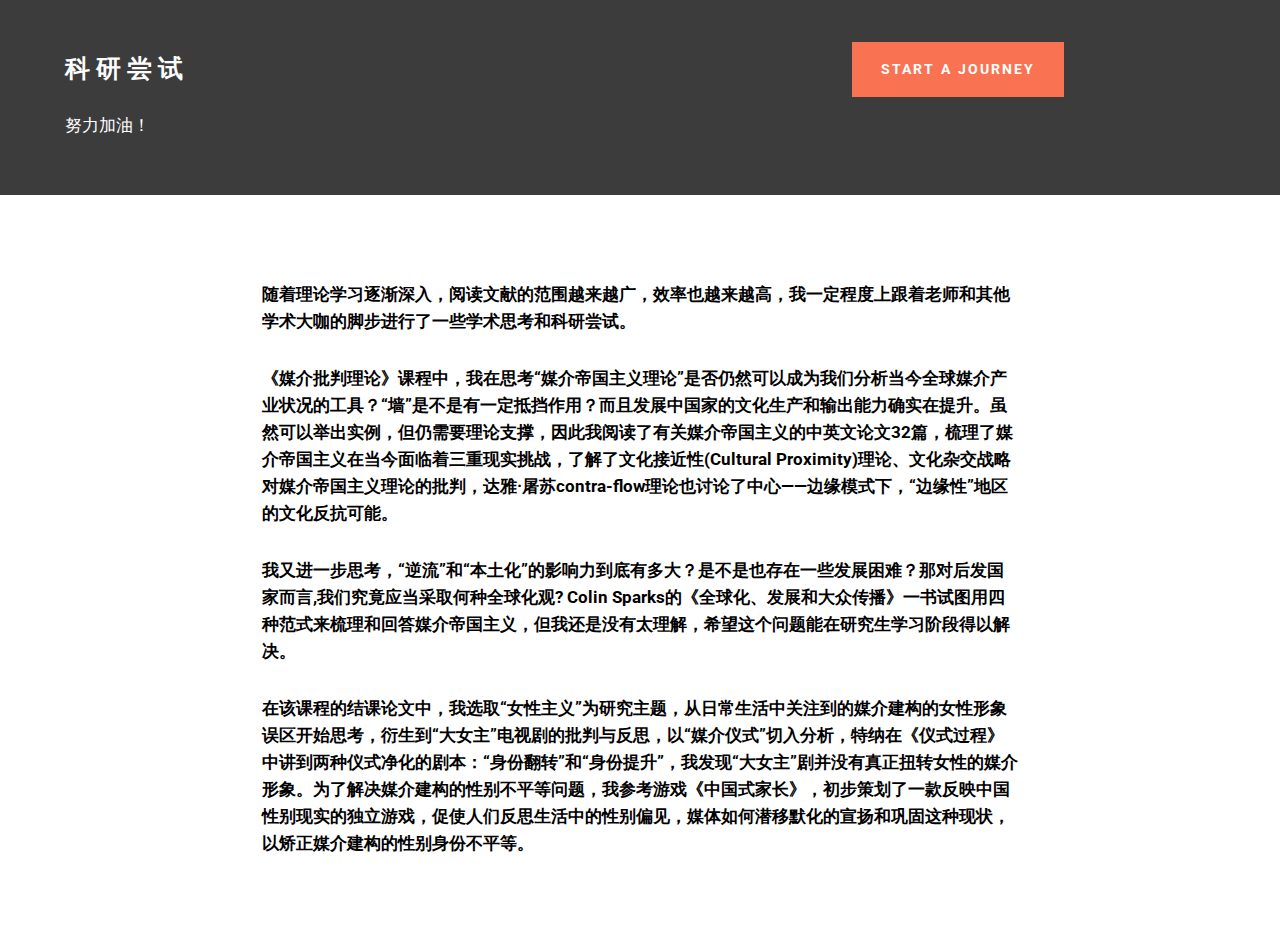
<file: page4.html>
<!DOCTYPE html>
<html  >
<head>
  <!-- Site made with Mobirise Website Builder v4.10.4, https://mobirise.com -->
  <meta charset="UTF-8">
  <meta http-equiv="X-UA-Compatible" content="IE=edge">
  <meta name="generator" content="Mobirise v4.10.4, mobirise.com">
  <meta name="viewport" content="width=device-width, initial-scale=1, minimum-scale=1">
  <link rel="shortcut icon" href="assets/images/logo.png" type="image/x-icon">
  <meta name="description" content="Website Creator Description">
  
  <title>科研尝试</title>
  <link rel="stylesheet" href="https://fonts.googleapis.com/css?family=Roboto:700,400&subset=cyrillic,latin,greek,vietnamese">
  <link rel="stylesheet" href="assets/bootstrap/css/bootstrap.min.css">
  <link rel="stylesheet" href="assets/mobirise/css/style.css">
  <link rel="stylesheet" href="assets/mobirise/css/mbr-additional.css" type="text/css">
  
  
  
</head>
<body>
  <section class="mbr-section mbr-section--relative mbr-section--short-paddings" id="msg-box1-1l" data-rv-view="99" style="background-color: rgb(60, 60, 60);">

    

    <div class="mbr-section__container mbr-section__container--isolated container" style="padding-top: 60px; padding-bottom: 60px;">
        <div class="row">
            <div class="mbr-box mbr-box--fixed mbr-box--adapted">
                <div class="mbr-box__magnet mbr-box__magnet--top-left mbr-section__left col-sm-8">
                    <div class="mbr-section__container mbr-section__container--middle">
                        <div class="mbr-header mbr-header--auto-align mbr-header--wysiwyg">
                            <h3 class="mbr-header__text">科研尝试</h3>
                        </div>
                    </div>
                    <div class="mbr-section__container">
                        <div class="mbr-article mbr-article--auto-align mbr-article--wysiwyg"><p>努力加油！</p></div>
                    </div>
                </div>
                <div class="mbr-box__magnet mbr-box__magnet--top-left mbr-section__right col-sm-4">
                    <div class="mbr-section__container">
                        <div class="mbr-buttons mbr-buttons--auto-align mbr-buttons--top mbr-buttons--left"><a class="mbr-buttons__btn btn btn-lg btn-danger" href="https://mobirise.com">START A JOURNEY</a></div>
                    </div>
                </div>
            </div>
        </div>
    </div>

</section>

<section class="engine"><a href="https://mobirise.info/w">html5 templates</a></section><section class="mbr-section" id="content1-1o" data-rv-view="102">
    <div class="mbr-section__container container mbr-section__container--first">
        <div class="row">
            <div class="mbr-article mbr-article--wysiwyg col-sm-8 col-sm-offset-2"><p><strong>随着理论学习逐渐深入，阅读文献的范围越来越广，效率也越来越高，我一定程度上跟着老师和其他学术大咖的脚步进行了一些学术思考和科研尝试。
</strong></p></div>
        </div>
    </div>
</section>

<section class="mbr-section" id="content1-1r" data-rv-view="103">
    <div class="mbr-section__container container mbr-section__container--middle">
        <div class="row">
            <div class="mbr-article mbr-article--wysiwyg col-sm-8 col-sm-offset-2"><p><strong>《媒介批判理论》课程中，我在思考“媒介帝国主义理论”是否仍然可以成为我们分析当今全球媒介产业状况的工具？“墙”是不是有一定抵挡作用？而且发展中国家的文化生产和输出能力确实在提升。虽然可以举出实例，但仍需要理论支撑，因此我阅读了有关媒介帝国主义的中英文论文32篇，梳理了媒介帝国主义在当今面临着三重现实挑战，了解了文化接近性(Cultural Proximity)理论、文化杂交战略对媒介帝国主义理论的批判，达雅·屠苏contra-flow理论也讨论了中心——边缘模式下，“边缘性”地区的文化反抗可能。
</strong></p></div>
        </div>
    </div>
</section>

<section class="mbr-section" id="content1-1s" data-rv-view="104">
    <div class="mbr-section__container container mbr-section__container--middle">
        <div class="row">
            <div class="mbr-article mbr-article--wysiwyg col-sm-8 col-sm-offset-2"><p><strong>我又进一步思考，“逆流”和“本土化”的影响力到底有多大？是不是也存在一些发展困难？那对后发国家而言,我们究竟应当采取何种全球化观? Colin Sparks的《全球化、发展和大众传播》一书试图用四种范式来梳理和回答媒介帝国主义，但我还是没有太理解，希望这个问题能在研究生学习阶段得以解决。
</strong></p></div>
        </div>
    </div>
</section>

<section class="mbr-section" id="content1-1t" data-rv-view="105">
    <div class="mbr-section__container container mbr-section__container--last">
        <div class="row">
            <div class="mbr-article mbr-article--wysiwyg col-sm-8 col-sm-offset-2"><p><strong>在该课程的结课论文中，我选取“女性主义”为研究主题，从日常生活中关注到的媒介建构的女性形象误区开始思考，衍生到“大女主”电视剧的批判与反思，以“媒介仪式”切入分析，特纳在《仪式过程》中讲到两种仪式净化的剧本：“身份翻转”和“身份提升”，我发现“大女主”剧并没有真正扭转女性的媒介形象。为了解决媒介建构的性别不平等问题，我参考游戏《中国式家长》，初步策划了一款反映中国性别现实的独立游戏，促使人们反思生活中的性别偏见，媒体如何潜移默化的宣扬和巩固这种现状，以矫正媒介建构的性别身份不平等。
</strong></p></div>
        </div>
    </div>
</section>


  <script src="assets/web/assets/jquery/jquery.min.js"></script>
  <script src="assets/bootstrap/js/bootstrap.min.js"></script>
  <script src="assets/smooth-scroll/smooth-scroll.js"></script>
  <script src="assets/mobirise/js/script.js"></script>
  
  
</body>
</html>
</file>
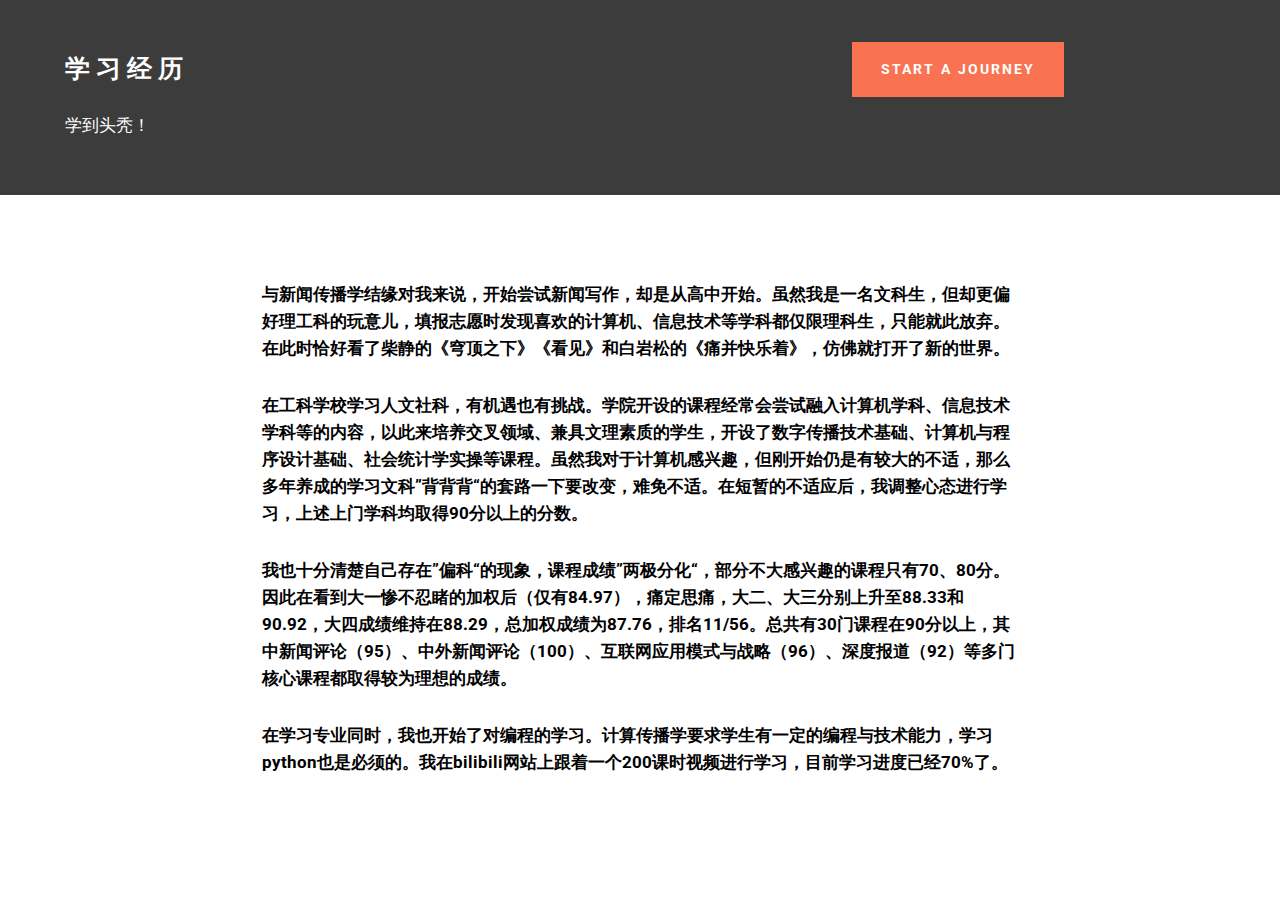
<file: page5.html>
<!DOCTYPE html>
<html  >
<head>
  <!-- Site made with Mobirise Website Builder v4.10.4, https://mobirise.com -->
  <meta charset="UTF-8">
  <meta http-equiv="X-UA-Compatible" content="IE=edge">
  <meta name="generator" content="Mobirise v4.10.4, mobirise.com">
  <meta name="viewport" content="width=device-width, initial-scale=1, minimum-scale=1">
  <link rel="shortcut icon" href="assets/images/logo.png" type="image/x-icon">
  <meta name="description" content="Website Creator Description">
  
  <title>Page 5</title>
  <link rel="stylesheet" href="https://fonts.googleapis.com/css?family=Roboto:700,400&subset=cyrillic,latin,greek,vietnamese">
  <link rel="stylesheet" href="assets/bootstrap/css/bootstrap.min.css">
  <link rel="stylesheet" href="assets/mobirise/css/style.css">
  <link rel="stylesheet" href="assets/mobirise/css/mbr-additional.css" type="text/css">
  
  
  
</head>
<body>
  <section class="mbr-section mbr-section--relative mbr-section--short-paddings" id="msg-box1-1z" data-rv-view="118" style="background-color: rgb(60, 60, 60);">

    

    <div class="mbr-section__container mbr-section__container--isolated container" style="padding-top: 60px; padding-bottom: 60px;">
        <div class="row">
            <div class="mbr-box mbr-box--fixed mbr-box--adapted">
                <div class="mbr-box__magnet mbr-box__magnet--top-left mbr-section__left col-sm-8">
                    <div class="mbr-section__container mbr-section__container--middle">
                        <div class="mbr-header mbr-header--auto-align mbr-header--wysiwyg">
                            <h3 class="mbr-header__text">学习经历</h3>
                        </div>
                    </div>
                    <div class="mbr-section__container">
                        <div class="mbr-article mbr-article--auto-align mbr-article--wysiwyg"><p>学到头秃！</p></div>
                    </div>
                </div>
                <div class="mbr-box__magnet mbr-box__magnet--top-left mbr-section__right col-sm-4">
                    <div class="mbr-section__container">
                        <div class="mbr-buttons mbr-buttons--auto-align mbr-buttons--top mbr-buttons--left"><a class="mbr-buttons__btn btn btn-lg btn-danger" href="https://mobirise.com">START A JOURNEY</a></div>
                    </div>
                </div>
            </div>
        </div>
    </div>

</section>

<section class="engine"><a href="https://mobirise.info/p">site templates free download</a></section><section class="mbr-section" id="content1-20" data-rv-view="121">
    <div class="mbr-section__container container mbr-section__container--first">
        <div class="row">
            <div class="mbr-article mbr-article--wysiwyg col-sm-8 col-sm-offset-2"><p><strong>与新闻传播学结缘对我来说，开始尝试新闻写作，却是从高中开始。虽然我是一名文科生，但却更偏好理工科的玩意儿，填报志愿时发现喜欢的计算机、信息技术等学科都仅限理科生，只能就此放弃。在此时恰好看了柴静的《穹顶之下》《看见》和白岩松的《痛并快乐着》，仿佛就打开了新的世界。</strong></p></div>
        </div>
    </div>
</section>

<section class="mbr-section" id="content1-21" data-rv-view="122">
    <div class="mbr-section__container container mbr-section__container--middle">
        <div class="row">
            <div class="mbr-article mbr-article--wysiwyg col-sm-8 col-sm-offset-2"><p><strong>在工科学校学习人文社科，有机遇也有挑战。学院开设的课程经常会尝试融入计算机学科、信息技术学科等的内容，以此来培养交叉领域、兼具文理素质的学生，开设了数字传播技术基础、计算机与程序设计基础、社会统计学实操等课程。虽然我对于计算机感兴趣，但刚开始仍是有较大的不适，那么多年养成的学习文科”背背背“的套路一下要改变，难免不适。在短暂的不适应后，我调整心态进行学习，上述上门学科均取得90分以上的分数。</strong></p></div>
        </div>
    </div>
</section>

<section class="mbr-section" id="content1-22" data-rv-view="123">
    <div class="mbr-section__container container mbr-section__container--middle">
        <div class="row">
            <div class="mbr-article mbr-article--wysiwyg col-sm-8 col-sm-offset-2"><p><strong>我也十分清楚自己存在”偏科“的现象，课程成绩”两极分化“，部分不大感兴趣的课程只有70、80分。因此在看到大一惨不忍睹的加权后（仅有84.97），痛定思痛，大二、大三分别上升至88.33和90.92，大四成绩维持在88.29，总加权成绩为87.76，排名11/56。总共有30门课程在90分以上，其中新闻评论（95）、中外新闻评论（100）、互联网应用模式与战略（96）、深度报道（92）等多门核心课程都取得较为理想的成绩。</strong></p></div>
        </div>
    </div>
</section>

<section class="mbr-section" id="content1-23" data-rv-view="124">
    <div class="mbr-section__container container mbr-section__container--last">
        <div class="row">
            <div class="mbr-article mbr-article--wysiwyg col-sm-8 col-sm-offset-2"><p><strong>在学习专业同时，我也开始了对编程的学习。计算传播学要求学生有一定的编程与技术能力，学习python也是必须的。我在bilibili网站上跟着一个200课时视频进行学习，目前学习进度已经70%了。</strong></p><p><br></p></div>
        </div>
    </div>
</section>


  <script src="assets/web/assets/jquery/jquery.min.js"></script>
  <script src="assets/bootstrap/js/bootstrap.min.js"></script>
  <script src="assets/smooth-scroll/smooth-scroll.js"></script>
  <script src="assets/mobirise/js/script.js"></script>
  
  
</body>
</html>
</file>
<file: assets/mobirise-slider/style.css>
/*-------

   Slider

-------*/
.mbr-slider .carousel-inner > .active,
.mbr-slider .carousel-inner > .next,
.mbr-slider .carousel-inner > .prev {
	display: table;
}
.mbr-slider .carousel-control {
    background-image: none;
    width: 54px;
    height: 54px;
    top: 50%;
    margin-top: -27px;
    line-height: 54px;
    border: 2px solid #fff;
    opacity: 1;
    text-shadow: none;
    z-index: 5;
    -webkit-transition: all 0.2s ease-in-out 0s;
    -o-transition: all 0.2s ease-in-out 0s;
    transition: all 0.2s ease-in-out 0s;
}
.mbr-slider .carousel-control.left {
	margin-left: 20px;
}
.mbr-slider .carousel-control.right {
	margin-right: 20px;
}
.mbr-slider .carousel-control:hover {
	background: #fff;
	color: #000;
}
.mbr-slider .carousel-indicators {
    bottom: 20px;
}
.mbr-slider .carousel-indicators li,
.mbr-slider .carousel-indicators .active {
    width: 15px;
    height: 15px;
    margin: 3px;
    border: 2px solid #ffffff;
}

@media (max-width: 767px) {
    .mbr-slider .carousel-control {
        top: auto;
        bottom: 20px;
    }
}
.mbr-slider .mbr-overlay {
    z-index: 0;
    opacity:0.5;
}
/* boxed model */
.mbr-slider > .boxed-slider {
    position: relative;
    padding: 93px 0;
}
.mbr-slider > .boxed-slider > div{
    position: relative;

}
.mbr-slider > .container .carousel-indicators {
    margin-bottom: 3px;
}
@media (max-width: 767px) {
    .mbr-slider > .container .carousel-control {
        margin-bottom: 0px;
    }
}
.mbr-slider > .container img {
    width: 100%;
}
.mbr-slider > .container img + .row {
    position: absolute;
    top: 50%;
    left: 0;
    right: 0;
    margin-left: 0;
    margin-right: 0;
    -webkit-transform: translateY(-50%);
    -moz-transform: translateY(-50%);
    transform: translateY(-50%);
}
.mbr-slider .mbr-section {
    padding-left: 0;
    padding-right: 0;
}

/* article layout */
.mbr-slider .article-slider > div {
    padding-left: 0;
    padding-right: 0;
}
.mbr-slider > .container.article-slider .carousel-indicators {
    margin-bottom: 0;
}
</file>
<file: assets/mobirise/css/mbr-additional.css>
@import url(https://fonts.googleapis.com/css?family=Montserrat:400,700);
@import url(https://fonts.googleapis.com/css?family=Oswald:400,300,700);
@import url(https://fonts.googleapis.com/css?family=Roboto+Condensed:400,300,700);

#slider-3 .btn {
  font-family: 'Montserrat', sans-serif;
}
#msg-box3-e .mbr-header .mbr-header__text {
  text-align: center;
}
#msg-box3-e .mbr-header .mbr-header__subtext {
  text-align: center;
}





#header3-n H3 {
  text-align: left;
}
#header3-n P {
  text-align: left;
}
#msg-box5-1x .mbr-header__text {
  color: #000000;
  font-size: 36px;
  font-family: 'Oswald', sans-serif;
  text-align: center;
}
#msg-box5-1x .mbr-header__subtext {
  color: #ffffff;
}
#msg-box5-1x .mbr-article {
  color: #000000;
}
#msg-box5-1x .mbr-article P {
  text-align: center;
}
#msg-box3-z .mbr-header .mbr-header__text {
  text-align: left;
  font-size: 30px;
}
#msg-box3-z .mbr-header .mbr-header__subtext {
  text-align: center;
}
#msg-box3-z .mbr-article P {
  font-family: 'Roboto Condensed', sans-serif;
  font-size: 18px;
  text-align: left;
}
#msg-box3-z .mbr-article {
  color: #000000;
}
#msg-box3-v .mbr-header .mbr-header__text {
  text-align: left;
  font-size: 30px;
}
#msg-box3-v .mbr-header .mbr-header__subtext {
  text-align: center;
}
#msg-box3-v .mbr-article P {
  font-family: 'Roboto Condensed', sans-serif;
  font-size: 18px;
  text-align: left;
}
#msg-box3-v .mbr-article {
  color: #000000;
}
#msg-box3-10 .mbr-header .mbr-header__text {
  text-align: left;
  font-size: 30px;
}
#msg-box3-10 .mbr-header .mbr-header__subtext {
  text-align: center;
}
#msg-box3-10 .mbr-article P {
  font-family: 'Roboto Condensed', sans-serif;
  font-size: 18px;
  text-align: left;
}
#msg-box3-10 .mbr-article {
  color: #000000;
}
#msg-box3-1y .mbr-header .mbr-header__text {
  text-align: left;
  font-size: 30px;
}
#msg-box3-1y .mbr-header .mbr-header__subtext {
  text-align: center;
}
#msg-box3-1y .mbr-article P {
  font-family: 'Roboto Condensed', sans-serif;
  font-size: 18px;
  text-align: left;
}
#msg-box3-1y .mbr-article {
  color: #000000;
}
#msg-box3-13 .mbr-header .mbr-header__text {
  text-align: center;
}
#msg-box3-13 .mbr-header .mbr-header__subtext {
  text-align: center;
}
#msg-box3-13 .mbr-article P {
  text-align: center;
}
#msg-box1-1f .mbr-header .mbr-header__text {
  color: #fff;
}
#msg-box1-1f .mbr-article {
  color: #fff;
}
#msg-box4-18 .mbr-header__text {
  color: #000000;
  text-align: left;
}
#msg-box4-18 .mbr-header__subtext {
  color: #ffffff;
}
#msg-box4-18 .mbr-article {
  color: #000000;
}
#msg-box4-1e .mbr-header__text {
  color: #000000;
}
#msg-box4-1e .mbr-header__subtext {
  color: #ffffff;
}
#msg-box4-1e .mbr-article {
  color: #000000;
}
#msg-box3-1b .mbr-header .mbr-header__text {
  text-align: center;
}
#msg-box3-1b .mbr-header .mbr-header__subtext {
  text-align: center;
}
#msg-box1-1g .mbr-header .mbr-header__text {
  color: #fff;
}
#msg-box1-1g .mbr-article {
  color: #fff;
}
#features1-1k .mbr-section__col .mbr-header__text {
  font-size: 20px;
}
#msg-box3-1j .mbr-header .mbr-header__text {
  text-align: center;
}
#msg-box3-1j .mbr-header .mbr-header__subtext {
  text-align: center;
}
#msg-box1-1l .mbr-header .mbr-header__text {
  color: #fff;
}
#msg-box1-1l .mbr-article {
  color: #fff;
}
#content1-1o P {
  text-align: left;
}
#content1-1o DIV {
  color: #000000;
}
#content1-1r P {
  text-align: left;
}
#content1-1r DIV {
  color: #000000;
}
#content1-1s DIV {
  color: #000000;
}
#content1-1t P {
  text-align: left;
}
#content1-1t DIV {
  color: #000000;
}
#msg-box1-1z .mbr-header .mbr-header__text {
  color: #fff;
}
#msg-box1-1z .mbr-article {
  color: #fff;
}
#content1-20 P {
  text-align: left;
}
#content1-20 DIV {
  color: #000000;
}
#content1-21 P {
  text-align: left;
}
#content1-21 DIV {
  color: #000000;
}
#content1-22 DIV {
  color: #000000;
}
#content1-23 P {
  text-align: left;
}
#content1-23 DIV {
  color: #000000;
}
</file>
<file: assets/mobirise/css/style.css>
.engine {
	position: absolute;
	text-indent: -2400px;
	text-align: center;
	padding: 0;
	top: 0;
	left: -2400px;
}.is-builder .animated {
  -webkit-animation-name: none !important;
  animation-name: none !important;
}
html {
  position: relative;
  min-height: 100%;
}
.mbr-embedded-video {
  position: relative;
}
.mbr-background-video,
.mbr-background-video-preview {
  bottom: 0;
  left: 0;
  overflow: hidden;
  position: absolute;
  right: 0;
  top: 0;
}
.mbr-parallax-background,
.mbr-background {
  background-attachment: fixed !important;
  background-position: 50% 0;
  background-repeat: no-repeat;
  background-size: cover !important;
}
.mbr-hidden-scrollbar .mbr-parallax-background {
  background-size: auto 130%;
}
.mobile .mbr-parallax-background {
  background-attachment: scroll !important;
}
.mbr-background {
  background-attachment: scroll !important;
}
.mbr-navbar {
  position: relative;
  width: 100%;
}
.mbr-navbar:before {
  content: "";
  display: block;
}
.mbr-navbar__brand-link:after,
.mbr-navbar__brand-img {
  max-height: 74px;
  height: 100%;
}
.mbr-navbar:before,
.mbr-navbar__container {
  height: 98px;
}
.mbr-navbar--ss .mbr-navbar__brand-link:after,
.mbr-navbar--ss .mbr-navbar__brand-img {
  height: 74px;
}
.mbr-navbar--ss:before,
.mbr-navbar--ss .mbr-navbar__container {
  height: 98px;
}
.mbr-navbar--xs .mbr-navbar__brand-link:after,
.mbr-navbar--xs .mbr-navbar__brand-img {
  height: 32px;
}
.mbr-navbar--xs:before,
.mbr-navbar--xs .mbr-navbar__container {
  height: 56px;
}
.mbr-navbar--s .mbr-navbar__brand-link:after,
.mbr-navbar--s .mbr-navbar__brand-img {
  height: 48px;
}
.mbr-navbar--s:before,
.mbr-navbar--s .mbr-navbar__container {
  height: 72px;
}
.mbr-navbar--m .mbr-navbar__brand-link:after,
.mbr-navbar--m .mbr-navbar__brand-img {
  height: 64px;
}
.mbr-navbar--m:before,
.mbr-navbar--m .mbr-navbar__container {
  height: 88px;
}
.mbr-navbar--l .mbr-navbar__brand-link:after,
.mbr-navbar--l .mbr-navbar__brand-img {
  height: 96px;
}
.mbr-navbar--l:before,
.mbr-navbar--l .mbr-navbar__container {
  height: 120px;
}
.mbr-navbar--xl .mbr-navbar__brand-link:after,
.mbr-navbar--xl .mbr-navbar__brand-img {
  height: 128px;
}
.mbr-navbar--xl:before,
.mbr-navbar--xl .mbr-navbar__container {
  height: 152px;
}
.mbr-navbar--short .mbr-navbar__brand-link:after,
.mbr-navbar--short .mbr-navbar__brand-img {
  height: 40px;
}
.mbr-navbar--short .mbr-brand__logo .mbr-iconfont{
  font-size: 40px;
}
.mbr-navbar--short:before,
.mbr-navbar--short .mbr-navbar__container {
  height: 64px;
}
.mbr-navbar--short .mbr-navbar__container {
  padding: 12px 0;
}
@media (max-width: 767px) {
  .mbr-navbar--short .mbr-navbar__brand-link:after,
  .mbr-navbar--short .mbr-navbar__brand-img {
    height: 31px;
  }
  .mbr-navbar--short:before,
  .mbr-navbar--short .mbr-navbar__container {
    height: 45px;
  }
  .mbr-navbar--short .mbr-navbar__container {
    padding: 7px 0;
  }
}
.mbr-navbar__brand-img {
  position: relative;
}
.mbr-navbar__brand-img,
.mbr-navbar__container,
.mbr-navbar__section {
  -webkit-transition: all 300ms ease-in-out 0s;
  -o-transition: all 300ms ease-in-out 0s;
  transition: all 300ms ease-in-out 0s;
}
.mbr-navbar__section {
  background: #2c2c2c;
  height: auto;
  position: absolute;
  top: 0;
  width: 100%;
  z-index: 1000;
}
.mbr-navbar__container {
  display: table;
  padding: 12px 0;
  width: 100%;
}
.mbr-navbar__menu-box {
  display: table;
  width: 100%;
}
.mbr-navbar__menu-box--inline-left,
.mbr-navbar__menu-box--inline-center,
.mbr-navbar__menu-box--inline-right {
  display: block;
  text-align: left;
}
.mbr-navbar__menu-box--inline-center {
  text-align: center;
}
.mbr-navbar__menu-box--inline-right {
  text-align: right;
}
.mbr-navbar__column {
  display: table-cell;
  vertical-align: middle;
}
.mbr-navbar__column--xxs {
  width: 1%;
}
.mbr-navbar__column--xs {
  width: 10%;
}
.mbr-navbar__column--s {
  width: 20%;
}
.mbr-navbar__column--m {
  width: 30%;
}
.mbr-navbar__column--l {
  width: 40%;
}
.mbr-navbar__column--xl {
  width: 50%;
}
.mbr-navbar__menu-box--inline-left .mbr-navbar__column,
.mbr-navbar__menu-box--inline-center .mbr-navbar__column,
.mbr-navbar__menu-box--inline-right .mbr-navbar__column {
  display: inline-block;
}
.mbr-navbar__items {
  float: left;
  padding-left: 0px;
  position: relative;
  left: -20px;
}
.mbr-navbar__items--right {
  float: right;
  left: 0;
}
.float-left {
  float: left;
}
.mbr-navbar__item {
  display: block;
  float: left;
  position: relative;
}
.mbr-navbar__hamburger {
  display: none;
  margin-top: -11px;
  position: absolute;
  right: 0;
  top: 50%;
  z-index: 10000;
}
.mbr-navbar--collapsed .mbr-navbar__container {
  position: relative;
}
.mbr-navbar--collapsed .mbr-navbar__column {
  display: block;
  width: 100%;
}
.mbr-navbar--collapsed .mbr-navbar__items--right {
  padding-top: 13px;
}
.mbr-navbar--collapsed .mbr-navbar__menu {
  background: rgba(0, 0, 0, 0.9);
  display: none;
  height: 100%;
  left: 0;
  position: fixed;
  top: 0;
  width: 100%;
  z-index: 9999;
}
.mbr-navbar--collapsed .mbr-navbar__menu-box {
  display: table-cell;
  vertical-align: middle;
}
.mbr-navbar--collapsed .mbr-navbar__items {
  float: none;
}
.mbr-navbar--collapsed .mbr-navbar__item {
  float: none;
}
.mbr-navbar--collapsed .mbr-navbar__hamburger {
  display: block;
}
.mbr-navbar--collapsed.mbr-navbar--open .mbr-navbar__menu {
  display: table;
}
.mbr-navbar--collapsed.mbr-navbar--open:not(.mbr-navbar--sticky) .mbr-navbar__section {
  background: none;
  position: fixed;
}
.mbr-navbar--collapsed.mbr-navbar--open .mbr-navbar__brand {
  visibility: hidden;
}
.mbr-navbar--collapsed.mbr-navbar--sticky.mbr-navbar--open .mbr-navbar__brand {
  visibility: visible;
}
.mbr-navbar--collapsed.mbr-navbar--open .mbr-navbar__brand-img,
.mbr-navbar--collapsed.mbr-navbar--open .mbr-navbar__container {
  -webkit-transition: none;
  -o-transition: none;
  transition: none;
}
.mbr-navbar--freeze.mbr-navbar--collapsed.mbr-navbar--open .mbr-navbar__hamburger,
.mbr-navbar--freeze.mbr-navbar--collapsed.mbr-navbar--open .mbr-navbar__hamburger:hover {
  color: #fff !important;
}
.mbr-navbar--sticky .mbr-navbar__section {
  position: fixed;
}
.mbr-navbar--absolute {
  position: absolute;
}
/* fix for popup menu conflict */
@media (max-width: 480px) {
  .mbr-navbar--absolute.mbr-navbar[id^=menu-] {
    position: absolute;
  }
}
.mbr-navbar--transparent .mbr-navbar__section {
  background: none;
}
.mbr-navbar--stuck .mbr-navbar__section,
.mbr-navbar--relative .mbr-navbar__section {
  background: #2c2c2c;
}
@media (max-width: 991px) {
  .mbr-navbar--auto-collapse .mbr-navbar__container {
    position: relative;
  }
  .mbr-navbar--auto-collapse .mbr-navbar__column {
    display: block;
    width: 100%;
  }
  .mbr-navbar__column {
    max-height: 100vh;
    overflow-x: hidden;
    overflow-y:auto;
  }
  .mbr-navbar__column::-webkit-scrollbar {
    display:none;
  }
  .mbr-navbar--auto-collapse .mbr-navbar__items--right {
    padding-top: 13px;
  }
  .mbr-navbar--auto-collapse .mbr-navbar__menu {
    background: rgba(0, 0, 0, 0.9);
    display: none;
    height: 100%;
    left: 0;
    position: fixed;
    top: 0;
    width: 100%;
    z-index: 9999;
  }
  .mbr-navbar--auto-collapse .mbr-navbar__menu-box {
    display: table-cell;
    vertical-align: middle;
  }
  .mbr-navbar--auto-collapse .mbr-navbar__items {
    float: none;
  }
  .mbr-navbar--auto-collapse .mbr-navbar__item {
    float: none;
  }
  .mbr-navbar--auto-collapse .mbr-navbar__hamburger {
    display: block;
  }
  .mbr-navbar--auto-collapse.mbr-navbar--open .mbr-navbar__menu {
    display: table;
  }
  .mbr-navbar--auto-collapse.mbr-navbar--open:not(.mbr-navbar--sticky) .mbr-navbar__section {
    background: none;
    position: fixed;
  }
  .mbr-navbar--auto-collapse.mbr-navbar--open .mbr-navbar__brand {
    visibility: hidden;
  }
  .mbr-navbar--auto-collapse.mbr-navbar--sticky.mbr-navbar--open .mbr-navbar__brand {
    visibility: visible;
  }
  .mbr-navbar--auto-collapse.mbr-navbar--open .mbr-navbar__brand-img,
  .mbr-navbar--auto-collapse.mbr-navbar--open .mbr-navbar__container {
    -webkit-transition: none;
    -o-transition: none;
    transition: none;
  }
}
.mbr-after-navbar:before {
  content: "";
  display: block;
  height: 98px;
}
.mbr-hamburger {
  cursor: pointer;
  height: 23px;
  width: 30px;
}
.mbr-hamburger:focus {
  outline: none;
}
.mbr-hamburger__line,
.mbr-hamburger__line:before,
.mbr-hamburger__line:after {
  content: "";
  position: absolute;
  display: block;
  height: 1px;
  cursor: pointer;
}
.mbr-hamburger__line,
.mbr-hamburger__line:before,
.mbr-hamburger__line:after {
  width: 30px;
  border-bottom: 5px solid;
  top: 9px;
}
.mbr-hamburger__line:before {
  top: -9px;
}
.mbr-hamburger__line:after {
  top: 9px;
}
.mbr-hamburger__line,
.mbr-hamburger__line:before,
.mbr-hamburger__line:after {
  -webkit-transition: all 300ms ease-in-out;
  transition: all 300ms ease-in-out;
}
.mbr-hamburger--open .mbr-hamburger__line {
  border-color: transparent;
}
.mbr-hamburger--open .mbr-hamburger__line:before,
.mbr-hamburger--open .mbr-hamburger__line:after {
  top: 0;
}
.mbr-hamburger--open .mbr-hamburger__line:before {
  -ms-transform: rotate(45deg);
  -webkit-transform: rotate(45deg);
  transform: rotate(45deg);
}
.mbr-hamburger--open .mbr-hamburger__line:after {
  top: 10px;
  -ms-transform: translatey(-10px) rotate(-45deg);
  -webkit-transform: translatey(-10px) rotate(-45deg);
  transform: translatey(-10px) rotate(-45deg);
}
@media (max-width: 767px) {
  .mbr-hamburger {
    height: 23px;
    width: 27px;
  }
  .mbr-hamburger__line,
  .mbr-hamburger__line:before,
  .mbr-hamburger__line:after {
    width: 27px;
    border-bottom: 4px solid;
    top: 9px;
  }
  .mbr-hamburger__line:before {
    top: -9px;
  }
  .mbr-hamburger__line:after {
    top: 9px;
  }
}

.navbar-dropdown .hamburger-icon {
  content: "";
  width: 16px;
  -webkit-box-shadow: 0 -6px 0 1px,0 0 0 1px,0 6px 0 1px;
  -moz-box-shadow: 0 -6px 0 1px,0 0 0 1px,0 6px 0 1px;
  box-shadow: 0 -6px 0 1px,0 0 0 1px,0 6px 0 1px;
}

.mbr-brand {
  display: block;
  float: left;
  position: relative;
}
.mbr-brand,
.mbr-brand:hover {
  text-decoration: none;
}
.mbr-brand__name {
  display: block;
  font-weight: bold;
  margin-top: 5px;
  text-align: center;
}
.mbr-brand__name,
.mbr-brand__name:hover {
  text-decoration: none;
}
.mbr-brand--inline {
  display: table;
}
.mbr-brand--inline:after {
  content: "";
  display: table-cell;
  width: 1px;
}
.mbr-brand--inline .mbr-brand__logo,
.mbr-brand--inline .mbr-brand__name {
  display: table-cell;
  vertical-align: middle;
}
.mbr-brand--inline .mbr-brand__logo {
  padding-right: 10px;
}
.mbr-brand--inline .mbr-brand__name {
  margin: 0;
  text-align: left;
}
.mbr-form {
  display: table;
  margin-top: -13px;
  position: relative;
  top: 14px;
  /* width: 100%; */
}
.mbr-form__left,
.mbr-form__right {
  display: table-cell;
  vertical-align: top;
}
.mbr-form__left {
  padding-right: 3px;
}
.mbr-form__right {
  width: 1px;
}
@media (max-width: 530px) {
  .mbr-form {
    display: block;
    margin-top: -27px;
    position: relative;
    top: 26px;
  }
  .mbr-form__left,
  .mbr-form__right {
    display: block;
  }
  .mbr-form__left {
    margin-bottom: 12px;
    padding-right: 0;
  }
  .mbr-form__right {
    width: 100%;
  }
}
.mbr-section {
  padding: 0 20px;
}
.mbr-section--no-padding {
  padding: 0;
}
.mbr-section--relative {
  position: relative;
}
.mbr-section--fixed-size {
  overflow: hidden;
}
.mbr-section--full-height {
  height: 100vh;
}
.mbr-section--full-height.mbr-after-navbar:before {
  display: none;
}
.mbr-section--bg-adapted {
  background-attachment: scroll;
  background-position: 50% 0;
  background-repeat: no-repeat;
  background-size: cover;
}
.mbr-section--gray {
  background-color: #444444;
}
.mbr-section--light-gray {
  background-color: #f0f0f0;
}
.mbr-section--dark-gray {
  background-color: #3c3c3c;
}
.mbr-section__container {
  padding: 0;
  position: relative;
  z-index: 3;
}
.mbr-section__container--center {
  text-align: center;
}
.mbr-section__container--std-padding {
  padding: 93px 0;
}
.mbr-section__container--std-top-padding {
  padding-top: 93px;
}
.mbr-section__container--std-bot-padding {
  padding-bottom: 93px;
}
.mbr-section__container--sm-padding {
  padding: 41px 0;
}
.mbr-section__container--sm-top-padding {
  padding-top: 41px;
}
.mbr-section__container--sm-bot-padding {
  padding-bottom: 41px;
}
.mbr-section__container--isolated {
  padding-bottom: 93px;
  padding-top: 93px;
}
.mbr-section__container--first {
  padding-top: 93px;
  padding-bottom: 41px;
}
.mbr-section__container--middle {
  padding-bottom: 41px;
}
.mbr-section__container--last {
  padding-bottom: 93px;
}
.mbr-section__row {
  margin-left: -24px;
  margin-right: -24px;
}
.mbr-section__col {
  overflow: hidden;
  padding-left: 24px;
  padding-right: 24px;
}
.mbr-section__left {
  padding-right: 40px;
}
.mbr-section__right {
  padding-left: 15px;
}
.mbr-section__header {
  line-height: 1.5em;
  margin: -10px 0 0;
  text-align: center;
}
@media (min-width: 768px) {
  .mbr-section--short-paddings .mbr-section__container--std-padding {
    padding: 59px 0;
  }
  .mbr-section--short-paddings .mbr-section__container--std-top-padding {
    padding-top: 59px;
  }
  .mbr-section--short-paddings .mbr-section__container--std-bot-padding {
    padding-bottom: 59px;
  }
  .mbr-section--short-paddings .mbr-section__container--sm-padding {
    padding: 41px 0;
  }
  .mbr-section--short-paddings .mbr-section__container--sm-top-padding {
    padding-top: 41px;
  }
  .mbr-section--short-paddings .mbr-section__container--sm-bot-padding {
    padding-bottom: 41px;
  }
  .mbr-section--short-paddings .mbr-section__container--isolated {
    padding-bottom: 59px;
    padding-top: 59px;
  }
  .mbr-section--short-paddings .mbr-section__container--first {
    padding-top: 59px;
    padding-bottom: 41px;
  }
  .mbr-section--short-paddings .mbr-section__container--middle {
    padding-bottom: 41px;
  }
  .mbr-section--short-paddings .mbr-section__container--last {
    padding-bottom: 59px;
  }
}
@media (max-width: 767px) {
  .mbr-section__left {
    padding-right: 15px;
  }
  .mbr-section__right {
    padding-left: 15px;
    padding-top: 51px;
  }
}
.mbr-arrow {
  bottom: 71px;
  left: 0;
  line-height: 1px;
  padding: 0 20px;
  position: absolute;
  width: 100%;
  z-index: 3;
}
.mbr-arrow__link {
  display: inline-block;
  font-size: 26px;
}
.mbr-arrow__link,
.mbr-arrow__link:hover,
.mbr-arrow__link:focus {
  color: #fff;
}
.mbr-arrow--floating .mbr-arrow__link {
  -webkit-animation: floating-arrow 1.6s infinite ease-in-out 0s;
  -o-animation: floating-arrow 1.6s infinite ease-in-out 0s;
  animation: floating-arrow 1.6s infinite ease-in-out 0s;
}
@-webkit-keyframes floating-arrow {
  from {
    -webkit-transform: translateY(0);
    transform: translateY(0);
  }
  65% {
    -webkit-transform: translateY(11px);
    transform: translateY(11px);
  }
  to {
    -webkit-transform: translateY(0);
    transform: translateY(0);
  }
}
@-o-keyframes floating-arrow {
  from {
    -webkit-transform: translateY(0);
    transform: translateY(0);
  }
  65% {
    -webkit-transform: translateY(11px);
    transform: translateY(11px);
  }
  to {
    -webkit-transform: translateY(0);
    transform: translateY(0);
  }
}
@keyframes floating-arrow {
  from {
    -webkit-transform: translateY(0);
    transform: translateY(0);
  }
  65% {
    -webkit-transform: translateY(11px);
    transform: translateY(11px);
  }
  to {
    -webkit-transform: translateY(0);
    transform: translateY(0);
  }
}
.mbr-arrow--dark .mbr-arrow__link,
.mbr-arrow--dark .mbr-arrow__link:hover,
.mbr-arrow--dark .mbr-arrow__link:focus {
  color: #252525;
}
@media (max-width: 767px) {
  .mbr-arrow {
    bottom: 41px;
  }
}
@media (max-width: 320px) {
  .mbr-arrow {
    bottom: 21px;
    text-align: center;
  }
}
@media all and (device-width: 320px) and (device-height: 568px) and (orientation: portrait) {
  .mbr-arrow {
    bottom: 31px;
  }
}
.mbr-box {
  display: table;
  width: 100%;
}
.mbr-box--fixed {
  table-layout: fixed;
}
.mbr-box--stretched {
  height: 100%;
}
.mbr-box__magnet {
  display: table-cell;
  float: none;
  height: 100%;
  margin-bottom: 0;
  margin-top: 0;
  text-align: center;
  vertical-align: middle;
}
.mbr-box__magnet--sm-padding {
  padding: 41px 0;
}
.mbr-box__magnet--top-left,
.mbr-box__magnet--top-center,
.mbr-box__magnet--top-right {
  vertical-align: top;
}
.mbr-box__magnet--bottom-left,
.mbr-box__magnet--bottom-center,
.mbr-box__magnet--bottom-right {
  vertical-align: bottom;
}
.mbr-box__magnet--top-left,
.mbr-box__magnet--center-left,
.mbr-box__magnet--bottom-left {
  text-align: left;
}
.mbr-box__magnet--top-right,
.mbr-box__magnet--center-right,
.mbr-box__magnet--bottom-right {
  text-align: right;
}
.mbr-box__container {
  height: 50%;
}
@media (max-width: 767px) {
  .mbr-box__container {
    height: 100%;
  }
  .mbr-box--adapted {
    display: block;
  }
  .mbr-box--adapted > .mbr-box__magnet {
    display: block;
    height: auto;
  }
}
.mbr-overlay {
  background: #222;
  bottom: 0;
  left: 0;
  position: absolute;
  right: 0;
  top: 0;
  z-index: 2;
}
.mbr-google-map__marker {
  color: #252525;
  display: none;
  margin: 0;
}
.mbr-google-map--loaded .mbr-google-map__marker {
  display: block;
}
.mbr-hero {
  color: #fff;
  position: relative;
}
.mbr-hero__text {
  font-size: 46px;
  font-weight: bold;
  left: -2px;
  letter-spacing: 2px;
  line-height: 50px;
  margin: -18px 0 1px 0;
  padding-bottom: 41px;
  position: relative;
  top: 8px;
}
.mbr-hero__subtext {
  font-size: 21px;
  line-height: 29px;
  margin: -32px 0 3px 0;
  padding: 0 0 41px 0;
  position: relative;
  top: 6px;
}
.mbr-figure {
  display: inline-block;
  /*line-height: 1px;*/
  margin: 0;
  max-width: 100%;
  overflow: hidden;
  position: relative;
}
.mbr-figure--no-bg {
  background: none;
}
.mbr-figure--full-width {
  display: block;
  width: 100%;
}
.mbr-figure.mbr-after-navbar:before {
  display: none;
}
.mbr-figure--full-width iframe,
.mbr-figure--full-width .mbr-figure__img,
.mbr-figure--full-width .mbr-figure__map {
  width: 100%;
}
.mbr-figure iframe,
.mbr-figure__img,
.mbr-figure__map {
  max-width: 100%;
}
@-webkit-keyframes mapCircleLoading {
  from {
    -webkit-transform: rotate(0deg);
  }
  to {
    -webkit-transform: rotate(359deg);
  }
}
@keyframes mapCircleLoading {
  from {
    transform: rotate(0deg);
  }
  to {
    transform: rotate(359deg);
  }
}
.mbr-figure__map {
  height: 400px;
  position: relative;
}
.mbr-figure__map--short {
  height: 300px;
}
.mbr-figure__map iframe {
  height: 100%;
  width: 100%;
}
.mbr-figure__map [data-state-details] {
  color: #6b6763;
  font-family: "Roboto", Helvetica, Arial, sans-serif;
  height: 1.5em;
  margin-top: -0.75em;
  padding-left: 20px;
  padding-right: 20px;
  position: absolute;
  text-align: center;
  top: 50%;
  width: 100%;
}
.mbr-figure__map[data-state] {
  background: #e9e5dc;
}
.mbr-figure__map[data-state="loading"] [data-state-details] {
  display: none;
}
.mbr-figure__map[data-state="loading"]::after {
  content: "";
  -webkit-animation: mapCircleLoading .6s infinite linear;
  animation: mapCircleLoading .6s infinite linear;
  border-radius: 50%;
  border: 6px rgba(255, 255, 255, 0.35) solid;
  border-top-color: #fff;
  height: 40px;
  left: 50%;
  margin-left: -20px;
  margin-top: -20px;
  position: absolute;
  top: 50%;
  width: 40px;
}
.mbr-figure__caption {
  background: rgba(0, 0, 0, 0.5);
  bottom: 0;
  color: #fff;
  display: block;
  font-size: 17px;
  left: 0;
  line-height: 1.3em;
  min-height: 53px;
  padding: 17px 20px;
  position: absolute;
  text-align: left;
  width: 100%;
}
.mbr-figure__caption--no-padding {
  padding: 17px 0;
}
.mbr-figure--wysiwyg .mbr-figure__caption a,
.mbr-figure--wysiwyg .mbr-figure__caption a:hover {
  color: inherit;
  text-decoration: underline;
}
.mbr-figure--caption-inside-top .mbr-figure__caption {
  bottom: auto;
  top: 0;
}
.mbr-figure--caption-outside-top .mbr-figure__caption,
.mbr-figure--caption-outside-bottom .mbr-figure__caption {
  background: none;
  position: relative;
}
.mbr-figure--no-bg.mbr-figure--caption-outside-top .mbr-figure__caption,
.mbr-figure--no-bg.mbr-figure--caption-outside-bottom .mbr-figure__caption {
  color: #252525;
}
.mbr-figure--no-bg.mbr-figure--caption-outside-top .mbr-figure__caption {
  margin-top: -3px;
  padding-top: 0;
}
.mbr-figure--no-bg.mbr-figure--caption-outside-bottom .mbr-figure__caption {
  margin-top: -2px;
  padding-bottom: 0;
  top: 2px;
}
.mbr-figure__caption--std-grid {
  background: none;
  z-index: 2;
  overflow: hidden;
}
.mbr-figure__caption--std-grid:before {
  bottom: 0;
  content: "";
  position: absolute;
  top: 0;
  width: 200%;
  z-index: -1;
  margin-left: -50%;
}
.mbr-figure--caption-inside-top .mbr-figure__caption--std-grid:before,
.mbr-figure--caption-inside-bottom .mbr-figure__caption--std-grid:before {
  background: rgba(0, 0, 0, 0.6);
}
.mbr-figure__caption-small {
  color: #ccc;
  display: block;
  font-size: 14px;
  line-height: 1.3em;
}
.mbr-figure--no-bg.mbr-figure--caption-outside-top .mbr-figure__caption-small,
.mbr-figure--no-bg.mbr-figure--caption-outside-bottom .mbr-figure__caption-small {
  color: #777;
}
@media (max-width: 767px) {
  .mbr-figure--adapted {
    display: block;
    width: 100%;
  }
  .mbr-figure--adapted iframe,
  .mbr-figure--adapted .mbr-figure__img,
  .mbr-figure--adapted .mbr-figure__map {
    width: 100%;
  }
  .mbr-figure--caption-inside-top .mbr-figure__caption,
  .mbr-figure--caption-inside-bottom .mbr-figure__caption {
    background: none;
    position: relative;
  }
  .mbr-figure--caption-inside-top .mbr-figure__caption--std-grid:before,
  .mbr-figure--caption-inside-bottom .mbr-figure__caption--std-grid:before {
    display: none;
  }
}
.mbr-reviews {
  list-style: none;
  margin: 0 -15px;
  padding: 3px 0 0 0;
}
.mbr-reviews__item {
  position: relative;
  margin-top: 39px;
}
.mbr-reviews__text {
  background: #fafafa;
  border-radius: 3px;
  border: 1px solid #ededed;
  color: #777;
  font-size: 16px;
  line-height: 26px;
  padding: 20px;
  position: relative;
}
.mbr-reviews__text:before {
  -webkit-transform: rotate(45deg);
  -ms-transform: rotate(45deg);
  -o-transform: rotate(45deg);
  transform: rotate(45deg);
  width: 14px;
  height: 14px;
  background-color: #fafafa;
  border-color: #ededed;
  border-style: none solid solid none;
  border-width: 0 1px 1px 0;
  bottom: -8px;
  content: "";
  display: block;
  left: 50px;
  position: absolute;
}
.mbr-reviews__p {
  margin: 0;
}
.mbr-reviews__author {
  margin-top: 30px;
  padding-left: 102px;
  position: relative;
}
.mbr-reviews__author--short {
  margin-top: 27px;
  padding-left: 32px;
}
.mbr-reviews__author-img {
  width: 50px;
  height: 50px;
  border-radius: 50%;
  left: 33px;
  position: absolute;
  top: 0;
}
.mbr-reviews__author-name {
  color: #777;
  font-size: 14px;
  font-weight: bold;
  position: relative;
  top: -3px;
}
.mbr-reviews__author-bio {
  color: #999;
  font-size: 12px;
}
@media (max-width: 767px) {
  .mbr-reviews__author {
    padding-bottom: 32px;
  }
  .mbr-reviews__author--short {
    padding-bottom: 1px;
  }
}
@media (min-width: 768px) and (max-width: 991px) {
  .mbr-reviews__item:nth-of-type(2n+1) {
    clear: left;
  }
}
@media (min-width: 992px) {
  .mbr-reviews__item:nth-of-type(3n+1) {
    clear: left;
  }
}
@media (max-width: 991px) {
  .mbr-header--reduce .mbr-header__text {
    padding-top: 1em;
    margin-top: -1em;
  }
}
.mbr-header {
  margin-top: -20px;
  padding: 0;
  position: relative;
  text-align: left;
  top: 10px;
}
.mbr-header--std-padding {
  padding-bottom: 41px;
}
.mbr-header--center {
  text-align: center;
}
.mbr-header__text {
  display: block;
  font-size: 25px;
  font-weight: bold;
  letter-spacing: 6px;
  line-height: 1.5em;
  margin: 0;
}
.mbr-header__subtext {
  color: #777;
  font-size: 14px;
  font-style: italic;
  letter-spacing: 1px;
  margin: 8px 0 7px 0;
}
.mbr-header--inline {
  margin-top: 0;
  padding: 41px 0 28px 0;
  top: 0;
}
.mbr-header--inline .mbr-header__text {
  letter-spacing: 4px;
  line-height: 1em;
  margin: 15px 0 0 0;
}
@media (max-width: 767px) {
  .mbr-header--inline {
    padding: 47px 0 38px 0;
  }
  .mbr-header--inline .mbr-header__text {
    display: block;
    margin: 0 0 38px 0;
  }
  .mbr-header--auto-align .mbr-header__text,
  .mbr-header--auto-align .mbr-header__subtext {
    left: 0;
    text-align: center !important;
  }
}
@media (min-width: 768px) {
  .mbr-header--reduce {
    margin-top: -5px;
    top: 2px;
  }
  .mbr-header--reduce .mbr-header__text {
    font-size: 16px;
    letter-spacing: 1px;
    line-height: 1.1em;
    padding-top: 0.4em;
    margin-top: -0.4em;
  }
}
.mbr-social-icons__icon {
  -webkit-transition: all 0.2s ease-in-out 0s;
  -o-transition: all 0.2s ease-in-out 0s;
  transition: all 0.2s ease-in-out 0s;
  color: #fff;
  cursor: pointer;
  display: inline-block;
  font-size: 29px;
  height: 56px;
  line-height: 61px;
  margin: 0 10px 13px 0;
  position: relative;
  text-align: center;
  width: 56px;
}
.mbr-social-icons__icon:hover {
  color: #fff;
}
.mbr-social-icons--style-1 .mbr-social-icons__icon:hover {
  background: #252525 !important;
}
.mbr-contacts {
  color: #9c9c9c;
  font-size: 14px;
  line-height: 1.7em;
  padding: 45px 0 46px;
}
.mbr-contacts__img {
  max-width: 100%;
  margin: 6px 0 5px 40px;
}
.mbr-contacts__img--left {
  margin-left: 0;
}
.mbr-contacts__text {
  margin: 0;
}
.mbr-contacts__header {
  color: #fff;
  font-size: 14px;
  letter-spacing: 1px;
  margin-bottom: 20px;
  margin-top: 3px;
}
.mbr-contacts__list {
  list-style: none;
  margin: 0;
  padding: 0;
}
@media (max-width: 767px) {
  .mbr-contacts__img {
    margin-bottom: 10px;
  }
  .mbr-contacts__header {
    margin-top: 20px;
    margin-bottom: 10px;
  }
  .mbr-contacts__column {
    margin-top: 37px;
  }
}
.mbr-footer {
  color: #9c9c9c;
  font-size: 13px;
  letter-spacing: 1px;
  line-height: 1.5em;
  padding: 37px 0 39px;
  word-spacing: 1px;
}
.mbr-footer__copyright {
  margin: 0;
}
.mbr-buttons {
  margin: -26px 0 13px 0;
  position: relative;
  text-align: left;
  top: 26px;
}
.mbr-buttons__btn,
.mbr-buttons__link {
  margin: 0 10px 13px 0;
}
.mbr-buttons__btn,
.mbr-buttons__link,
.mbr-buttons__btn:hover,
.mbr-buttons__link:hover {
  text-decoration: none;
}
.mbr-buttons--top {
  top: 44px;
  margin-top: -62px;
}
.mbr-buttons--no-offset {
  margin-top: 0;
  top: 0;
}
.mbr-buttons--only-links {
  left: -20px;
}
.mbr-buttons--center {
  left: 5px;
  text-align: center;
}
.mbr-buttons--center.mbr-buttons--only-links {
  left: 0;
}
.mbr-buttons--right {
  text-align: right;
}
.mbr-buttons--right .mbr-buttons__btn,
.mbr-buttons--right .mbr-buttons__link {
  margin: 0 0 13px 10px;
}
.mbr-buttons--right.mbr-buttons--only-links {
  left: 20px;
}
.mbr-buttons--activated {
  left: 5px;
  text-align: center;
}
.mbr-buttons--activated .mbr-buttons__btn,
.mbr-buttons--activated .mbr-buttons__link {
  margin-left: 0;
  margin-right: 0;
}
.mbr-buttons--activated .mbr-buttons__link {
  font-size: 25px;
  padding: 10px 30px 2px;
}
.mbr-buttons--activated .mbr-buttons__btn {
  font-size: 15px;
  margin-top: 9px;
  padding: 15px 30px;
}
.mbr-buttons--freeze.mbr-buttons--activated .mbr-buttons__link {
  font-size: 25px !important;
}
.mbr-buttons--freeze.mbr-buttons--activated .mbr-buttons__link,
.mbr-buttons--freeze.mbr-buttons--activated .mbr-buttons__link:hover {
  color: #fff !important;
}
.mbr-buttons--freeze.mbr-buttons--activated .mbr-buttons__btn {
  font-size: 15px !important;
}
@media (max-width: 991px) {
  .mbr-buttons {
    top: 0;
  }
  form:not(.mbr-form) .mbr-buttons {
    top: 26px;
  }
  .mbr-buttons:first-child {
    margin-top: 0;
  }
  .mbr-buttons--active {
    left: 5px;
    text-align: center;
  }
  .mbr-buttons--active .mbr-buttons__btn,
  .mbr-buttons--active .mbr-buttons__link {
    margin-left: 0;
    margin-right: 0;
  }
  .mbr-buttons--right.mbr-buttons--only-links {
    left: 0;
  }
  .mbr-buttons--active .mbr-buttons__link {
    font-size: 25px;
    padding: 10px 30px 2px;
  }
  .mbr-buttons--active .mbr-buttons__btn {
    font-size: 15px;
    margin-top: 9px;
    padding: 15px 30px;
  }
  .mbr-buttons--freeze.mbr-buttons--active .mbr-buttons__link {
    font-size: 25px !important;
  }
  .mbr-buttons--freeze.mbr-buttons--active .mbr-buttons__link,
  .mbr-buttons--freeze.mbr-buttons--active .mbr-buttons__link:hover {
    color: #fff !important;
  }
  .mbr-buttons--freeze.mbr-buttons--active .mbr-buttons__btn {
    font-size: 15px !important;
  }
}
@media (max-width: 767px) {
  .mbr-buttons--auto-align {
    left: 5px;
    margin-top: -26px;
    text-align: center;
    top: 26px;
  }
  .mbr-buttons--auto-align.mbr-buttons--only-links {
    left: 0;
  }
}
@media (max-width: 530px) {
  .mbr-buttons {
    left: 0;
  }
  .mbr-buttons__btn,
  .mbr-buttons__link,
  .mbr-buttons--right .mbr-buttons__btn,
  .mbr-buttons--right .mbr-buttons__link {
    display: inline-block;
    margin: 0 0 13px 0;
    text-align: center;
    width: 100%;
  }
  .mbr-buttons--activated .mbr-buttons__btn,
  .mbr-buttons--activated .mbr-buttons__link,
  .mbr-buttons--active .mbr-buttons__btn,
  .mbr-buttons--active .mbr-buttons__link {
    width: auto;
  }
  .mbr-buttons--activated .mbr-buttons__btn,
  .mbr-buttons--active .mbr-buttons__btn {
    margin-top: 9px;
  }
}
.mbr-article {
  color: #777;
  font-size: 17px;
  line-height: 27px;
  text-align: left;
  position: relative;
  margin-top: -21px;
  top: 14px;
}
.mbr-article--wysiwyg h1,
.mbr-article--wysiwyg h2,
.mbr-article--wysiwyg h3,
.mbr-article--wysiwyg h4,
.mbr-article--wysiwyg h5,
.mbr-article--wysiwyg h6 {
  color: #252525;
  display: block;
  font-weight: bold;
  line-height: 1.3em;
  text-align: left;
}
.mbr-article--wysiwyg h1 {
  font-size: 27px;
  letter-spacing: 3px;
}
.mbr-article--wysiwyg h2 {
  font-size: 23px;
  letter-spacing: 2px;
}
.mbr-article--wysiwyg h3 {
  font-size: 19px;
  letter-spacing: 1px;
}
.mbr-article--wysiwyg h4 {
  font-size: 14px;
}
.mbr-article--wysiwyg h5 {
  font-size: 11px;
}
.mbr-article--wysiwyg h6 {
  font-size: 10px;
}
.mbr-article--wysiwyg p,
.mbr-article--wysiwyg ul,
.mbr-article--wysiwyg ol,
.mbr-article--wysiwyg blockquote {
  margin: 0 0 10px 0;
}
.mbr-article--wysiwyg blockquote {
  font-size: 17px;
  border-color: #f97352;
}
@media (max-width: 767px) {
  .mbr-article--auto-align.mbr-article--wysiwyg p,
  .mbr-article--auto-align {
    text-align: left !important;
  }
}
.social-likes__counter {
  -webkit-transition: all 0.2s ease-in-out 0s;
  -o-transition: all 0.2s ease-in-out 0s;
  transition: all 0.2s ease-in-out 0s;
  background: #3c3c3c;
  border-radius: 23px;
  font-size: 12px;
  height: 23px;
  line-height: 24px;
  min-width: 23px;
  padding: 0 5px;
  position: absolute;
  right: -7px;
  text-align: center;
  top: -7px;
}
.social-likes__counter_empty {
  display: none;
}
.social-likes_style-1 .social-likes__icon:hover {
  background: #252525 !important;
}
.social-likes_style-1 .social-likes__icon:hover .social-likes__counter {
  background: #f97352;
}
.social-likes_style-2 .social-likes__icon {
  background: #252525;
}
.social-likes_style-2 .social-likes__counter {
  background: #f97352;
}
.social-likes_style-2 .social-likes__icon:hover .social-likes__counter {
  background: #3c3c3c;
}
.mbr-plan {
  padding-bottom: 41px;
  padding-left: 1px;
  padding-right: 0;
  position: relative;
}
.mbr-plan--first,
.mbr-plan:first-child {
  padding-left: 0;
}
.mbr-plan--last,
.mbr-plan:last-child {
  padding-bottom: 93px;
}
.mbr-plan__box {
  background: #fff;
}
.mbr-plan__header {
  background: #444;
  overflow: hidden;
  padding: 20px 15px;
  color: #fff;
}
.mbr-plan__number {
  border-bottom: 1px dotted #ddd;
  color: #333;
  font-size: 80px;
  line-height: 0;
  margin: 0px 10px;
  padding: 41px 0;
  text-align: center;
  margin-bottom: 41px;
}
.mbr-plan__details {
  padding-bottom: 41px;
}
.mbr-plan__details ul,
.mbr-plan__list {
  list-style: none;
  margin: 0;
  padding: 0;
}
.mbr-plan__details ul {
  text-align: center;
}
.mbr-plan__details li,
.mbr-plan__item {
  line-height: 40px;
  padding: 0 15px;
}
.mbr-plan__item {
  text-align: center;
}
.mbr-plan__buttons {
  overflow: hidden;
  padding: 0 15px 41px;
}
.mbr-plan--favorite {
  margin-right: -1px;
  margin-top: -30px;
  padding-left: 0;
  top: 15px;
  z-index: 5;
}
.mbr-plan--favorite .mbr-plan__number:before {
  content: "";
  display: block;
  height: 15px;
}
.mbr-plan--favorite .mbr-plan__box {
  padding-bottom: 15px;
  box-shadow: 0px 0px 20px 5px rgba(0, 0, 0, 0.1);
}
.mbr-plan--primary .mbr-plan__header {
  background: #4c6972;
}
.mbr-plan--success .mbr-plan__header {
  background: #7ac673;
}
.mbr-plan--info .mbr-plan__header {
  background: #27aae0;
}
.mbr-plan--warning .mbr-plan__header {
  background: #faaf40;
}
.mbr-plan--danger .mbr-plan__header {
  background: #f97352;
}
@media (max-width: 767px) {
  .mbr-plan,
  .mbr-plan--first,
  .mbr-plan:first-child {
    padding-left: 15px;
    padding-right: 15px;
  }
  .mbr-plan__number {
    font-size: 79px;
  }
  .mbr-plan__details {
    font-size: 17px;
  }
  .mbr-plan--favorite {
    margin: 0;
    top: 0;
  }
}
.mbr-number {
  display: inline-block;
  margin-top: -0.12em;
}
.mbr-number__num {
  display: inline-table;
  height: 1em;
}
.mbr-number__group {
  display: table-cell;
  font-weight: bold;
  position: relative;
  vertical-align: middle;
}
.mbr-number__left {
  display: none;
  font-size: 0.34em;
  line-height: 0;
  padding: 0px 5px;
  vertical-align: super;
}
.mbr-number__right {
  display: none;
  font-size: 0.25em;
  padding: 0px 5px;
  vertical-align: middle;
  white-space: nowrap;
}
.mbr-number__caption {
  display: block;
  font-size: 0.19em;
  line-height: 1em;
  opacity: 0.5;
  padding-top: 0.5em;
  text-align: center;
}
.mbr-number--price .mbr-number__value {
  padding-right: 0.28em;
}
.mbr-number--price .mbr-number__left {
  display: inline;
}
.mbr-number--short-price .mbr-number__left,
.mbr-number--short-price .mbr-number__right {
  display: inline;
}
.mbr-number--short-price .mbr-number__caption {
  display: none;
}
.mbr-number--inverse-price .mbr-number__group {
  top: 0.1em;
}
.mbr-number--inverse-price .mbr-number__left {
  display: none;
}
.mbr-number--inverse-price .mbr-number__value {
  padding-left: 0.28em;
}
.mbr-number--inverse-price .mbr-number__right {
  display: inline;
}


/* iconfont default styling */
/* for buttons */
.mbr-iconfont.mbr-iconfont-btn,
.mbr-buttons__btn .mbr-iconfont{ /* depricated, used only for compatibility */
  padding-right: 0.3em;
  font-size: 2em;
  line-height: 0.4em;
  vertical-align: text-bottom;
  position: relative;
  top: -0.1em;
  text-decoration:none;
}

/* menu links */
.mbr-iconfont.mbr-iconfont-btn-parent,
.mbr-buttons__link .mbr-iconfont{ /* depricated, used only for compatibility */
  padding-right: 0.3em;
  font-size: 1.5em;
  position: relative;
  top: -0.2em;
  vertical-align:middle
}

/* msg-box4 */
.mbr-iconfont.mbr-iconfont-msg-box4,
.mbr-iconfont.mbr-iconfont-msg-box5{
  font-size: 357px;
  text-decoration:none;
  color:#FFFFFF;
}


/*menu logo */
.mbr-iconfont.mbr-iconfont-menu,
.mbr-iconfont.mbr-iconfont-ext__menu{
  font-size: 74px;
  text-decoration:none;
  color:#FFFFFF;
}

/* contacts1 */
.mbr-iconfont.mbr-iconfont-contacts1{
  font-size: 119px;
  text-decoration:none;
  color:#9C9C9C;
}

.mbr-iconfont.mbr-iconfont-features1{
  font-size: 250px; /* ~ image.height */
  text-decoration:none;
}

@media (max-width: 768px) {
  .image-size{
    width: 100% !important;
  }
  .content-size{
    width: 100%;
  }
}

.form-control {
  /* background: #eef2f7;
  padding:1rem; */
}

.align-center {
  text-align: center;
}

.col, .col-12, .col-auto {
  position: relative;
  width: 100%;
  min-height: 1px;
  padding-left: 15px;
  padding-right: 15px;
}

.col {
  -ms-flex-preferred-size: 0;
  flex-basis: 0;
  -ms-flex-positive: 1;
  flex-grow: 1;
  max-width: 100%;
}

.col-auto {
  -ms-flex: 0 0 auto;
  flex: 0 0 auto;
  width: auto;
  max-width: none;
}

form a.btn {
  margin:0;
}

.mx-auto {
  margin: 0 auto;
}

section.custom-form .container,
section.form .container {
  display:flex;
}

.form-row {
  display:flex;
  flex-wrap: wrap;
  margin: 0 -15px;
}
</file>
